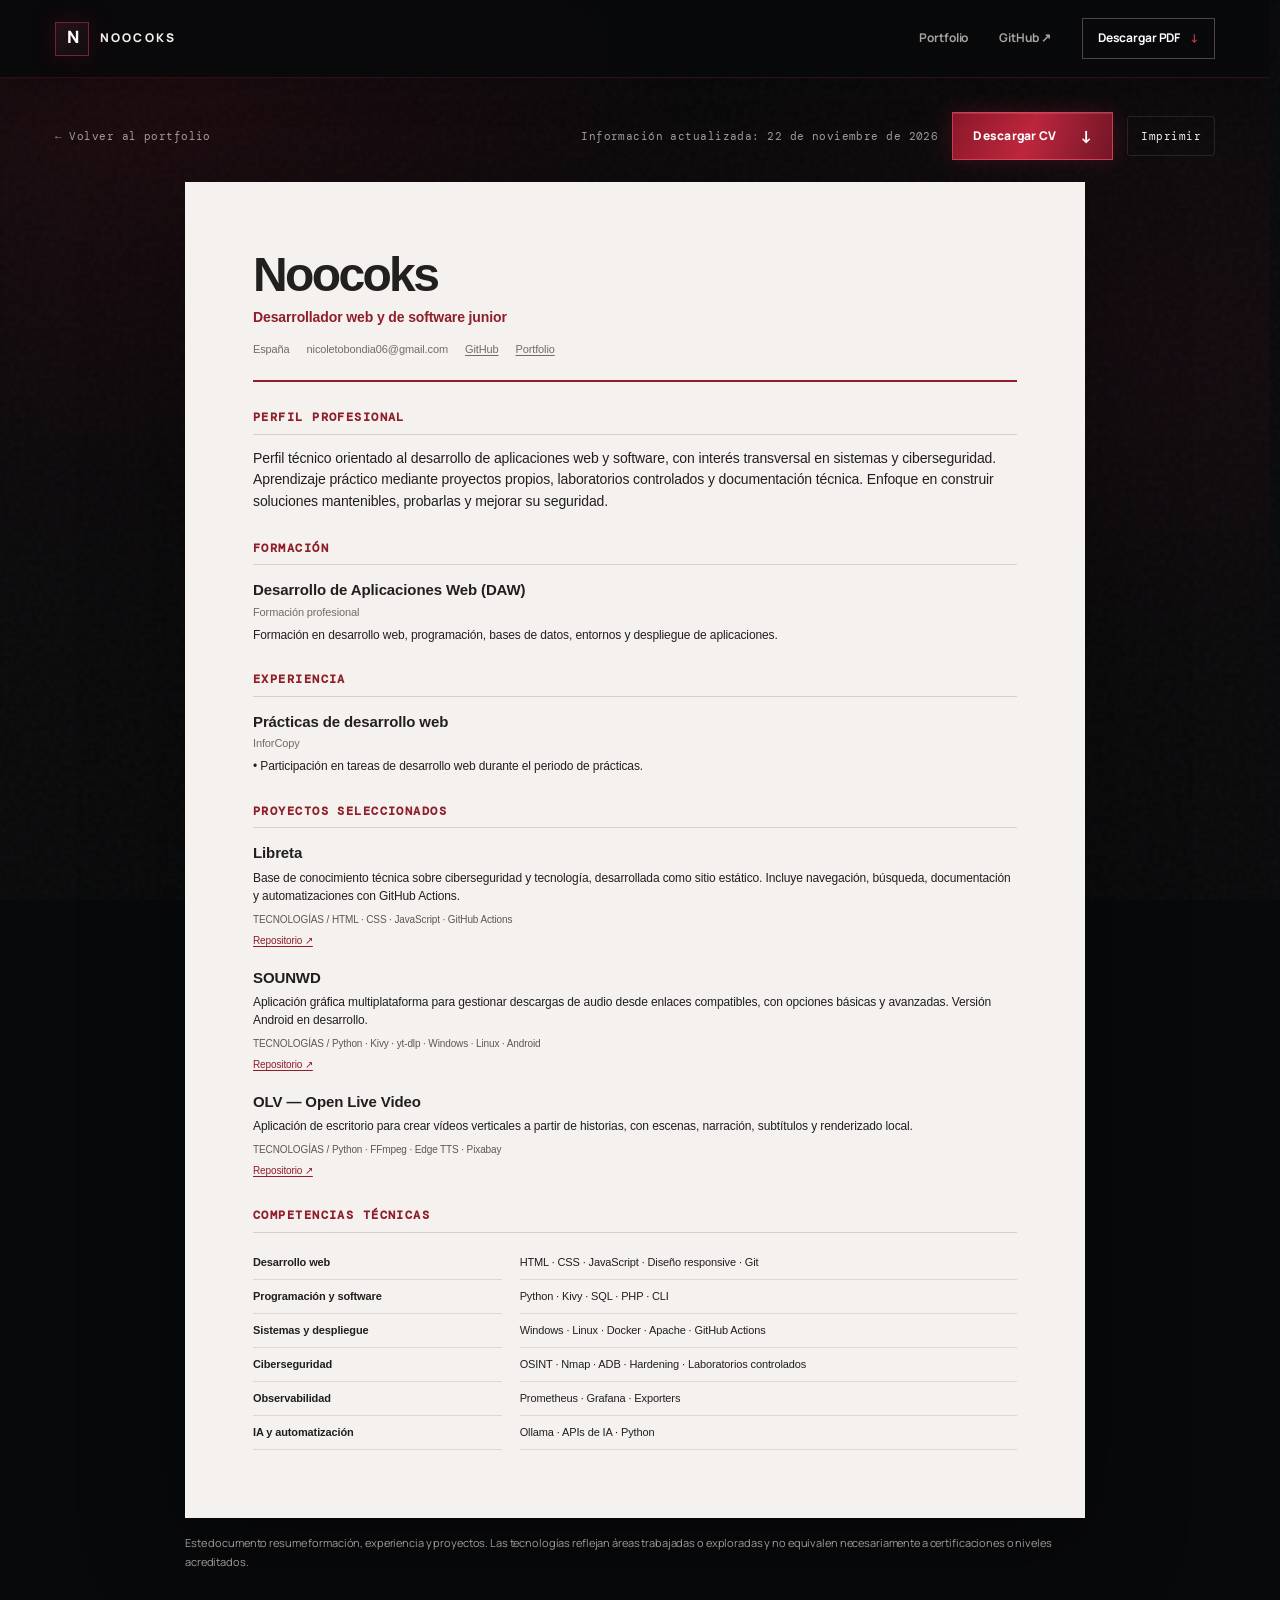
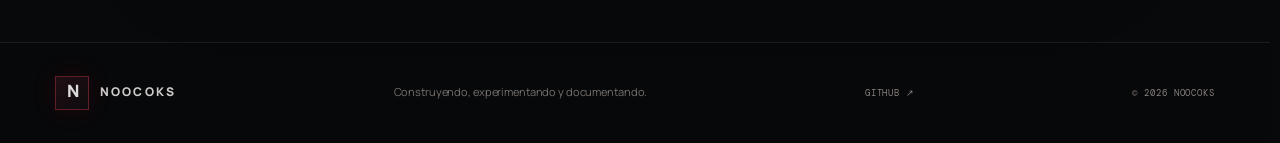
<file: cv.html>
<!doctype html>
<html lang="es">
<head>
  <meta charset="utf-8">
  <meta name="viewport" content="width=device-width, initial-scale=1">
  <meta name="theme-color" content="#090909">
  <meta name="description" content="Currículum profesional de Noocoks: desarrollo web, software, sistemas y ciberseguridad.">
  <title>Currículum — Noocoks</title>
  <link rel="preconnect" href="https://fonts.googleapis.com">
  <link rel="preconnect" href="https://fonts.gstatic.com" crossorigin>
  <link href="https://fonts.googleapis.com/css2?family=DM+Mono:wght@400;500&family=Manrope:wght@400;500;600;700;800&display=swap" rel="stylesheet">
  <link rel="stylesheet" href="assets/css/style.css">
  <link rel="stylesheet" href="assets/css/cv.css">
  <link rel="icon" href="assets/favicon.svg" type="image/svg+xml">
</head>
<body class="cv-page">
  <header class="site-header">
    <div class="container nav-wrap">
      <a class="brand" href="index.html" aria-label="Noocoks, inicio"><span class="brand-mark">N<span>.</span></span><span>NOOCOKS</span></a>
      <nav class="main-nav cv-nav" aria-label="Navegación del currículum">
        <a href="index.html">Portfolio</a>
        <a href="https://github.com/Noocoks" target="_blank" rel="noopener noreferrer">GitHub ↗</a>
        <a class="nav-contact" href="assets/docs/cv-noocoks.pdf" download>Descargar PDF <span>↓</span></a>
      </nav>
    </div>
  </header>
  <main class="container cv-main">
    <div class="cv-toolbar">
      <a class="cv-back" href="index.html">← Volver al portfolio</a>
      <div class="cv-actions">
        <span class="cv-updated" id="cv-updated">Actualizando información…</span>
        <a class="button button-primary" href="assets/docs/cv-noocoks.pdf" download>Descargar CV <span>↓</span></a>
        <button class="cv-print" type="button" onclick="window.print()">Imprimir</button>
      </div>
    </div>
    <article class="cv-document" id="cv-document" aria-live="polite">
      <div class="cv-loading">Cargando currículum…</div>
    </article>
    <p class="cv-disclaimer">Este documento resume formación, experiencia y proyectos. Las tecnologías reflejan áreas trabajadas o exploradas y no equivalen necesariamente a certificaciones o niveles acreditados.</p>
  </main>
  <footer class="site-footer"><div class="container footer-inner"><a class="brand" href="index.html"><span class="brand-mark">N<span>.</span></span><span>NOOCOKS</span></a><p>Construyendo, experimentando y documentando.</p><a href="https://github.com/Noocoks" target="_blank" rel="noopener noreferrer">GITHUB ↗</a><span class="copyright">© <span id="year"></span> NOOCOKS</span></div></footer>
  <script src="assets/js/cv.js" defer></script>
</body>
</html>
</file>
<file: assets/css/style.css>
:root {
  color-scheme:dark;
  --bg:#090909;
  --bg-soft:#101010;
  --panel:#151515;
  --panel-2:#1b1b1b;
  --line:#292929;
  --line-soft:#202020;
  --text:#f2f0ee;
  --muted:#a09b98;
  --dim:#706b68;
  --red:#a71924;
  --red-bright:#d12b38;
  --red-soft:#401318;
  --font:'Manrope', Arial, sans-serif;
  --mono:'DM Mono', monospace;
  --max:1160px
}

* {
  box-sizing:border-box
}

html {
  scroll-behavior:smooth;
  scroll-padding-top:90px
}

body {
  margin:0;
  background:var(--bg);
  color:var(--text);
  font-family:var(--font);
  font-size:15px;
  line-height:1.7;
  -webkit-font-smoothing:antialiased
}

a {
  color:inherit;
  text-decoration:none
}

button {
  font:inherit
}

::selection {
  background:var(--red);
  color:white
}

.container {
  width:min(var(--max), calc(100% - 48px));
  margin-inline:auto
}

.skip-link {
  position:absolute;
  left:16px;
  top:-60px;
  background:var(--red);
  padding:10px 14px;
  z-index:100
}

.skip-link:focus {
  top:12px
}

.site-header {
  height:78px;
  border-bottom:1px solid var(--line-soft);
  background:rgba(9, 9, 9, .88);
  backdrop-filter:blur(16px);
  position:sticky;
  top:0;
  z-index:50
}

.nav-wrap, .main-nav {
  height:100%;
  display:flex;
  align-items:center
}

.nav-wrap {
  justify-content:space-between
}

.brand {
  display:inline-flex;
  align-items:center;
  gap:11px;
  font-size:12px;
  font-weight:800;
  letter-spacing:.18em
}

.brand-mark {
  width:34px;
  height:34px;
  display:grid;
  place-items:center;
  border:1px solid #572027;
  background:#190d0f;
  color:#fff;
  font-size:17px;
  letter-spacing:-.08em
}

.brand-mark span, .libreta-symbol span {
  color:var(--red-bright)
}

.main-nav {
  gap:34px;
  font-size:12px;
  font-weight:700;
  color:#aaa39f
}

.main-nav a {
  transition:color .2s
}

.main-nav a:hover, .main-nav a:focus-visible {
  color:white
}

.main-nav .nav-contact {
  color:white;
  border:1px solid #514044;
  padding:9px 15px
}

.nav-contact span {
  color:var(--red-bright);
  margin-left:8px
}

.menu-toggle {
  display:none
}

.hero {
  min-height:650px;
  padding-top:90px;
  padding-bottom:48px;
  display:grid;
  grid-template-columns:1.05fr .95fr;
  align-items:center;
  column-gap:50px;
  position:relative
}

.hero-copy {
  padding-bottom:38px
}

.eyebrow {
  font:11px var(--mono);
  letter-spacing:.14em;
  color:#c1b8b4;
  display:flex;
  align-items:center;
  gap:10px
}

.status-dot {
  width:7px;
  height:7px;
  background:#b32833;
  border-radius:50%;
  box-shadow:0 0 12px #b3283380
}

.eyebrow-line {
  width:34px;
  height:1px;
  background:var(--red)
}

h1, h2, h3, p {
  margin-top:0
}

h1 {
  font-size:clamp(58px, 7.4vw, 100px);
  letter-spacing:-.085em;
  line-height:.99;
  margin:26px 0 24px;
  font-weight:800
}

h1 .outline {
  -webkit-text-stroke:1px #aaa;
  color:transparent
}

h1 .accent, .accent {
  color:var(--red-bright)
}

.hero-lead {
  max-width:570px;
  color:#aaa39f;
  font-size:16px;
  line-height:1.9
}

.hero-lead strong {
  color:white
}

.hero-actions {
  display:flex;
  align-items:center;
  gap:28px;
  margin-top:30px
}

.button {
  min-height:48px;
  padding:0 20px;
  display:inline-flex;
  align-items:center;
  justify-content:center;
  gap:24px;
  font-size:12px;
  font-weight:800;
  letter-spacing:.02em;
  transition:transform .2s, background .2s, border-color .2s
}

.button:hover {
  transform:translateY(-3px)
}

.button-primary {
  background:var(--red);
  color:white;
  border:1px solid var(--red)
}

.button-primary:hover {
  background:#c02330;
  border-color:#c02330
}

.button span {
  font-size:17px
}

.text-link {
  font-size:12px;
  font-weight:800;
  border-bottom:1px solid #62595a;
  padding-bottom:5px
}

.text-link span {
  color:var(--red-bright)
}

.hero-meta {
  display:flex;
  flex-wrap:wrap;
  gap:19px;
  margin-top:48px;
  color:#827b77;
  font:10px var(--mono);
  text-transform:uppercase;
  letter-spacing:.06em
}

.hero-meta span {
  display:flex;
  align-items:center;
  gap:7px
}

.hero-meta i {
  width:4px;
  height:4px;
  background:var(--red)
}

.hero-visual {
  height:440px;
  max-width:480px;
  width:100%;
  justify-self:end;
  position:relative;
  overflow:hidden;
  border:1px solid #302326;
  background:radial-gradient(ellipse at 50% 48%, #271316 0, #130d0e 36%, #0b0b0b 72%)
}

.visual-grid {
  position:absolute;
  inset:0;
  background-image:linear-gradient(#ffffff09 1px, transparent 1px), linear-gradient(90deg, #ffffff09 1px, transparent 1px);
  background-size:36px 36px;
  mask-image:linear-gradient(transparent, #000 15%, #000 85%, transparent)
}

.visual-ring {
  position:absolute;
  border:1px solid #76252d55;
  border-radius:50%;
  left:50%;
  top:50%;
  transform:translate(-50%, -50%)
}

.ring-one {
  width:300px;
  height:300px
}

.ring-two {
  width:390px;
  height:390px;
  border-style:dashed;
  border-color:#6e292d45
}

.visual-core {
  position:absolute;
  left:50%;
  top:50%;
  transform:translate(-50%, -50%);
  width:190px;
  height:190px;
  border:1px solid #9e303a66;
  background:linear-gradient(145deg, #241315, #0e0c0d);
  display:flex;
  flex-direction:column;
  align-items:center;
  justify-content:center;
  box-shadow:0 0 75px #9d1b2920
}

.visual-core strong {
  font-size:100px;
  line-height:1;
  letter-spacing:-.12em;
  margin-right:12px
}

.visual-core strong span {
  color:var(--red-bright)
}

.core-label, .core-caption, .visual-coordinate {
  font:9px var(--mono);
  letter-spacing:.14em;
  color:#a99b98
}

.core-caption {
  font-size:8px;
  color:#9b4249
}

.visual-coordinate {
  position:absolute
}

.coord-top {
  top:22px;
  left:22px
}

.coord-bottom {
  bottom:22px;
  right:22px
}

.coord-bottom span {
  color:#b32b37
}

.visual-cross {
  position:absolute;
  color:#a62b35;
  font:18px var(--mono)
}

.cross-a {
  top:22%;
  right:20%
}

.cross-b {
  bottom:20%;
  left:18%
}

.visual-side {
  position:absolute;
  right:10px;
  top:50%;
  writing-mode:vertical-rl;
  font:8px var(--mono);
  letter-spacing:.18em;
  color:#76666a
}

.hero-index {
  grid-column:1/-1;
  display:flex;
  justify-content:space-between;
  border-top:1px solid var(--line);
  padding-top:15px;
  color:#726c69;
  font:9px var(--mono);
  letter-spacing:.14em
}

.intro-strip {
  border-block:1px solid var(--line);
  background:#0e0e0e
}

.strip-inner {
  min-height:76px;
  display:flex;
  align-items:center;
  gap:30px
}

.strip-inner>span:first-child {
  font:10px var(--mono);
  letter-spacing:.14em;
  color:#b52a35;
  white-space:nowrap
}

.strip-inner p {
  margin:0;
  color:#c0b9b5;
  font-size:13px
}

.strip-symbol {
  margin-left:auto;
  color:#a52a34;
  font-size:22px
}

.section {
  padding-block:112px
}

.section-heading {
  margin-bottom:48px
}

.section-heading h2, .lab-grid h2, .contact-panel h2 {
  font-size:clamp(38px, 5vw, 62px);
  line-height:1.12;
  letter-spacing:-.065em;
  margin:18px 0 0
}

.muted {
  color:#77716e
}

.about-grid {
  display:grid;
  grid-template-columns:1.1fr .9fr;
  gap:100px
}

.about-main {
  max-width:620px
}

.large-copy {
  font-size:clamp(21px, 2.3vw, 27px);
  line-height:1.55;
  letter-spacing:-.035em;
  color:#eee9e6
}

.about-main>p:not(.large-copy) {
  color:#9e9793;
  font-size:14px;
  line-height:1.95
}

.about-facts {
  border-top:1px solid var(--line)
}

.fact {
  display:grid;
  grid-template-columns:42px 1fr;
  gap:16px;
  padding:19px 0;
  border-bottom:1px solid var(--line)
}

.fact-number {
  font:11px var(--mono);
  color:var(--red-bright);
  padding-top:4px
}

.fact strong {
  font-size:13px
}

.fact p {
  margin:4px 0 0;
  color:#8d8581;
  font-size:12px
}

.section-dark {
  background:#101010;
  border-block:1px solid #1c1c1c
}

.heading-row {
  display:flex;
  justify-content:space-between;
  align-items:end;
  gap:24px
}

.heading-row>.text-link {
  margin-bottom:10px;
  color:#c9c2be
}

.project-list {
  display:grid;
  gap:22px
}

.project-card {
  display:grid;
  grid-template-columns:.95fr 1.05fr;
  min-height:330px;
  border:1px solid #2a2929;
  background:#141414
}

.project-art {
  min-height:300px;
  padding:22px;
  display:flex;
  flex-direction:column;
  justify-content:space-between;
  position:relative;
  overflow:hidden
}

.art-top, .art-bottom {
  display:flex;
  justify-content:space-between;
  gap:10px;
  font:9px var(--mono);
  letter-spacing:.12em;
  color:#b4a9a5;
  position:relative;
  z-index:1
}

.art-libreta {
  background:radial-gradient(circle at 50% 50%, #39151a, #160e10 66%, #100d0e)
}

.libreta-symbol {
  position:absolute;
  inset:0;
  display:grid;
  place-items:center;
  font-size:clamp(100px, 15vw, 175px);
  font-weight:800;
  letter-spacing:-.13em;
  color:#eee7e3;
  text-shadow:0 0 50px #c0203033
}

.art-sounwd {
  background:radial-gradient(circle at 50% 45%, #272727, #101010 72%)
}

.sound-word {
  font-size:clamp(35px, 5vw, 65px);
  font-weight:800;
  letter-spacing:-.08em;
  text-align:center;
  z-index:1
}

.sound-word span {
  color:var(--red-bright)
}

.sound-wave {
  height:90px;
  display:flex;
  align-items:center;
  justify-content:center;
  gap:5px
}

.sound-wave b {
  width:4px;
  height:30%;
  background:var(--red-bright);
  border-radius:4px;
  opacity:.8
}

.sound-wave b:nth-child(3n) {
  height:80%
}

.sound-wave b:nth-child(4n) {
  height:55%
}

.sound-wave b:nth-child(5n) {
  height:100%
}

.art-homelab {
  background:radial-gradient(circle at 50% 50%, #1b211e, #0d100f 72%)
}

.terminal {
  width:88%;
  margin:auto;
  border:1px solid #354039;
  background:#0a0d0b;
  box-shadow:0 15px 40px #0008;
  z-index:1;
  font:10px var(--mono);
  padding-bottom:12px
}

.terminal-head {
  height:30px;
  border-bottom:1px solid #29332d;
  display:flex;
  align-items:center;
  gap:5px;
  padding:0 10px;
  color:#8a948c
}

.terminal-head i {
  width:6px;
  height:6px;
  border-radius:50%;
  background:#555
}

.terminal-head span {
  margin-left:8px
}

.terminal p {
  margin:10px 12px 0;
  color:#c0c8c1
}

.terminal p span, .terminal-ok {
  color:#8dbb91
}

.terminal-cursor {
  color:#c5c5c5!important
}

.project-content {
  padding:32px 38px;
  display:flex;
  flex-direction:column;
  align-items:flex-start;
  justify-content:center
}

.project-kicker {
  width:100%;
  display:flex;
  justify-content:space-between;
  gap:12px;
  font:9px var(--mono);
  letter-spacing:.1em;
  color:#928985
}

.project-state {
  color:#bd5960;
  white-space:nowrap
}

.project-content h3 {
  font-size:34px;
  letter-spacing:-.06em;
  margin:17px 0 9px
}

.project-content>p {
  font-size:13px;
  line-height:1.85;
  color:#a39b97;
  max-width:570px;
  margin-bottom:18px
}

.tag-list {
  display:flex;
  flex-wrap:wrap;
  gap:7px;
  margin-bottom:20px
}

.tag-list span {
  font:9px var(--mono);
  padding:5px 9px;
  border:1px solid #393333;
  color:#bcb3ae
}

.project-link {
  font-size:12px;
  font-weight:800;
  color:#f0e9e5
}

.project-link span {
  color:var(--red-bright);
  margin-left:8px
}

.repo-link {
  font-size:11px;
  color:#928985;
  margin-top:10px;
  text-decoration:underline;
  text-decoration-color:#51494a;
  text-underline-offset:4px
}

.project-note {
  font-size:11px;
  color:#8e8783
}

.section-description {
  max-width:560px;
  color:#9e9793;
  font-size:14px;
  margin:20px 0 0
}

.stack-grid {
  display:grid;
  grid-template-columns:repeat(4, 1fr);
  gap:12px
}

.stack-card {
  min-height:280px;
  padding:22px;
  border:1px solid var(--line);
  background:linear-gradient(145deg, #151515, #101010);
  position:relative
}

.stack-index {
  font:9px var(--mono);
  color:#9c454c
}

.stack-icon {
  font:30px var(--mono);
  color:var(--red-bright);
  margin:30px 0 16px
}

.stack-card h3 {
  font-size:16px;
  margin-bottom:9px
}

.stack-card p {
  font-size:12px;
  color:#958d89;
  min-height:62px
}

.stack-card .tag-list {
  margin:16px 0 0
}

.honesty-note {
  border-left:2px solid var(--red);
  padding:9px 14px;
  margin:22px 0 0;
  color:#827b77;
  font-size:11px
}

.honesty-note span {
  font:9px var(--mono);
  color:#bd5960;
  margin-right:12px
}

.section-lab {
  background:#101010;
  border-block:1px solid #242020
}

.lab-grid {
  display:grid;
  grid-template-columns:1fr 1fr;
  gap:90px;
  align-items:start
}

.lab-copy .large-copy {
  margin-bottom:18px
}

.lab-copy>p:not(.large-copy) {
  font-size:13px;
  color:#9c9490;
  line-height:1.9
}

.lab-points {
  display:grid;
  gap:0;
  margin-top:30px;
  border-top:1px solid #2b2929
}

.lab-points span {
  display:flex;
  gap:22px;
  padding:13px 0;
  border-bottom:1px solid #2b2929;
  font:10px var(--mono);
  color:#bd5960
}

.lab-points b {
  font:600 12px var(--font);
  color:#d7d0cc
}

.contact-panel {
  min-height:330px;
  position:relative;
  overflow:hidden;
  border:1px solid #51242a;
  background:radial-gradient(ellipse at 85% 45%, #301216, #171011 48%, #121111 80%);
  padding:52px 58px;
  display:flex;
  align-items:center;
  justify-content:space-between;
  gap:30px
}

.contact-panel h2 {
  font-size:clamp(38px, 5vw, 58px)
}

.contact-copy {
  max-width:500px;
  color:#a59b97;
  font-size:13px;
  margin:20px 0 0
}

.contact-actions {
  display:flex;
  flex-direction:column;
  align-items:flex-start;
  gap:17px;
  z-index:1
}

.contact-secondary {
  font-size:11px;
  color:#c4b9b4;
  text-decoration:underline;
  text-underline-offset:4px
}

.contact-watermark {
  position:absolute;
  right:23%;
  top:-115px;
  font-size:440px;
  font-weight:800;
  letter-spacing:-.15em;
  color:#ffffff05;
  pointer-events:none
}

.site-footer {
  border-top:1px solid var(--line)
}

.footer-inner {
  min-height:100px;
  display:flex;
  align-items:center;
  justify-content:space-between;
  gap:20px
}

.footer-inner p {
  margin:0;
  color:#77716d;
  font-size:11px
}

.footer-inner>a:not(.brand), .copyright {
  font:9px var(--mono);
  letter-spacing:.1em;
  color:#89817d
}

.footer-inner>a:not(.brand):hover {
  color:white
}

@media(max-width:900px) {
  .hero {
  column-gap:25px;
  min-height:590px
}

.hero-visual {
  height:370px
}

.about-grid {
  gap:45px
}

.stack-grid {
  grid-template-columns:repeat(2, 1fr)
}

.project-content {
  padding:25px
}

.project-card {
  grid-template-columns:.9fr 1.1fr
}

.lab-grid {
  gap:45px
}
}

@media(max-width:680px) {
  .container {
  width:min(var(--max), calc(100% - 36px))
}

.site-header {
  height:66px
}

.menu-toggle {
  display:flex;
  width:42px;
  height:42px;
  flex-direction:column;
  justify-content:center;
  align-items:center;
  gap:6px;
  border:1px solid var(--line);
  background:#111
}

.menu-toggle span {
  width:17px;
  height:1px;
  background:#eee;
  transition:transform .2s
}

.menu-toggle[aria-expanded=true] span:first-child {
  transform:translateY(3.5px) rotate(45deg)
}

.menu-toggle[aria-expanded=true] span:last-child {
  transform:translateY(-3.5px) rotate(-45deg)
}

.main-nav {
  display:none;
  position:absolute;
  top:65px;
  left:0;
  right:0;
  height:auto;
  padding:18px 22px 22px;
  background:#0d0d0d;
  border-bottom:1px solid var(--line);
  flex-direction:column;
  align-items:stretch;
  gap:0
}

.main-nav.open {
  display:flex
}

.main-nav a {
  padding:13px 5px;
  border-bottom:1px solid #222
}

.main-nav .nav-contact {
  border:0;
  padding:13px 5px
}

.hero {
  padding-top:66px;
  grid-template-columns:1fr;
  gap:36px;
  min-height:auto
}

.hero-copy {
  padding:0
}

.hero h1 {
  font-size:clamp(58px, 15vw, 86px)
}

.hero-lead {
  font-size:14px
}

.hero-meta {
  margin-top:32px;
  gap:12px
}

.hero-visual {
  justify-self:center;
  height:330px;
  max-width:100%
}

.visual-core {
  width:155px;
  height:155px
}

.visual-core strong {
  font-size:82px
}

.ring-one {
  width:250px;
  height:250px
}

.ring-two {
  width:310px;
  height:310px
}

.hero-index {
  margin-top:4px
}

.strip-inner {
  min-height:78px;
  gap:14px
}

.strip-inner>span:first-child {
  font-size:8px
}

.strip-inner p {
  font-size:11px;
  line-height:1.5
}

.strip-symbol {
  display:none
}

.section {
  padding-block:76px
}

.section-heading {
  margin-bottom:32px
}

.section-heading h2, .lab-grid h2 {
  font-size:clamp(37px, 10vw, 50px)
}

.about-grid, .lab-grid {
  grid-template-columns:1fr;
  gap:30px
}

.about-main .large-copy {
  font-size:22px
}

.heading-row {
  align-items:flex-start;
  flex-direction:column
}

.heading-row>.text-link {
  margin:0
}

.project-card {
  grid-template-columns:1fr
}

.project-art {
  min-height:245px
}

.project-content {
  padding:25px 22px
}

.project-content h3 {
  font-size:30px
}

.project-kicker {
  font-size:8px
}

.stack-grid {
  grid-template-columns:1fr 1fr;
  gap:9px
}

.stack-card {
  padding:17px;
  min-height:270px
}

.stack-card p {
  font-size:11px
}

.stack-card .tag-list {
  gap:5px
}

.stack-card .tag-list span {
  font-size:8px;
  padding:4px 6px
}

.lab-grid {
  gap:22px
}

.contact-panel {
  padding:34px 25px;
  min-height:370px;
  align-items:flex-start;
  flex-direction:column;
  justify-content:center
}

.contact-watermark {
  font-size:300px;
  right:0;
  top:0
}

.contact-actions {
  gap:13px
}

.footer-inner {
  padding-block:24px;
  flex-wrap:wrap
}

.footer-inner p {
  order:3;
  width:100%
}

.copyright {
  margin-left:auto
}
}

@media(max-width:390px) {
  .container {
  width:calc(100% - 30px)
}

.hero h1 {
  font-size:55px
}

.hero-actions {
  gap:17px
}

.button {
  padding-inline:14px;
  gap:12px
}

.hero-meta {
  font-size:8px
}

.stack-grid {
  grid-template-columns:1fr
}

.stack-card {
  min-height:0
}

.stack-card p {
  min-height:0
}

.stack-card .stack-icon {
  margin:20px 0 12px
}

.strip-inner {
  align-items:flex-start;
  flex-direction:column;
  padding-block:14px;
  gap:5px
}
}

@media(prefers-reduced-motion:reduce) {
  html {
  scroll-behavior:auto
}

*, *::before, *::after {
  transition:none!important;
  animation:none!important
}
}

:focus-visible {
  outline:2px solid var(--red-bright);
  outline-offset:4px
}

/* Portfolio expansion: official project identities and richer content */ .brand-art {
  background-color:#0c0d0e
}

.project-logo {
  position:absolute;
  left:50%;
  top:50%;
  transform:translate(-50%, -50%);
  width:min(68%, 300px);
  height:min(58%, 220px);
  object-fit:contain;
  z-index:1;
  filter:drop-shadow(0 12px 24px #0008)
}

.libreta-logo {
  width:min(62%, 260px);
  height:min(55%, 210px);
  mix-blend-mode:screen
}

.sounwd-logo {
  width:min(68%, 290px);
  height:min(65%, 245px)
}

.olv-logo {
  width:min(78%, 340px);
  height:min(68%, 250px)
}

.art-libreta {
  background:radial-gradient(circle at 50% 50%, #311116, #110d0e 70%)
}

.art-sounwd {
  background:radial-gradient(circle at 50% 50%, #272727, #0b0b0b 72%)
}

.art-olv {
  background:radial-gradient(circle at 50% 50%, #261019, #0d1117 72%)
}

.project-actions {
  display:flex;
  align-items:center;
  gap:22px;
  flex-wrap:wrap;
  margin-top:2px
}

.project-actions .repo-link {
  margin-top:0
}

.projects-footnote {
  font-size:11px;
  color:#77716d;
  margin:22px 0 0
}

.tech-logos {
  margin-top:34px;
  padding:24px;
  border:1px solid var(--line);
  background:#101010
}

.tech-logos .eyebrow {
  margin-bottom:18px
}

.tech-logos img {
  display:block;
  max-width:100%;
  height:auto;
  margin-inline:auto
}

.lab-note {
  margin-top:22px!important;
  padding:15px 17px;
  border-left:2px solid var(--red);
  background:#151313;
  color:#b2a8a4!important;
  font-size:12px!important
}

@media(max-width:680px) {
  .project-logo {
  width:min(76%, 280px);
  height:min(58%, 200px)
}

.tech-logos {
  padding:18px 12px
}

.tech-logos img {
  width:100%
}

.project-actions {
  gap:14px
}
}

.support-repos {
  margin-top:34px;
  padding:20px 22px;
  border:1px solid var(--line);
  background:#111
}

.support-repos>div {
  display:flex;
  flex-wrap:wrap;
  gap:12px 26px;
  margin-top:12px
}

.support-repos a {
  font-size:11px;
  color:#c8bfbb;
  text-decoration:underline;
  text-decoration-color:#55494a;
  text-underline-offset:4px
}

.support-repos a:hover {
  color:#fff
}

/* Spacing refinement — expanded portfolio sections */ .section-heading {
  margin-bottom:58px
}

.section-description {
  max-width:650px;
  line-height:1.85;
  margin-top:18px
}

.about-grid {
  gap:clamp(52px, 8vw, 112px)
}

.about-main {
  display:flex;
  flex-direction:column;
  gap:18px
}

.about-main>p {
  margin:0
}

.about-facts {
  padding-top:5px
}

.fact {
  padding:23px 0;
  gap:20px
}

.project-list {
  display:grid;
  gap:28px
}

.project-card {
  border-radius:2px
}

.project-art {
  min-height:340px
}

.project-content {
  padding:clamp(30px, 3.5vw, 48px);
  gap:0
}

.project-content h3 {
  margin:20px 0 13px
}

.project-content>p {
  margin:0 0 17px;
  line-height:1.95
}

.project-content .tag-list {
  margin:5px 0 25px;
  gap:8px
}

.project-actions {
  gap:24px;
  padding-top:2px
}

.projects-footnote {
  line-height:1.8;
  margin-top:28px;
  max-width:850px
}

.support-repos {
  margin-top:42px;
  padding:24px 26px
}

.support-repos>div {
  gap:16px 32px;
  margin-top:16px
}

.stack-grid {
  gap:16px
}

.stack-card {
  padding:25px;
  min-height:300px
}

.stack-icon {
  margin:34px 0 20px
}

.stack-card h3 {
  margin-bottom:12px
}

.stack-card p {
  line-height:1.8;
  min-height:70px
}

.stack-card .tag-list {
  gap:7px 8px;
  margin-top:19px
}

.tech-logos {
  margin-top:44px;
  padding:28px 30px
}

.tech-logos .eyebrow {
  margin-bottom:24px
}

.lab-grid {
  gap:clamp(48px, 8vw, 100px)
}

.lab-copy {
  display:flex;
  flex-direction:column;
  gap:17px
}

.lab-copy>p {
  margin:0
}

.lab-points {
  margin-top:16px
}

.lab-points span {
  padding:17px 0;
  gap:26px;
  line-height:1.5
}

.lab-note {
  margin-top:4px!important;
  line-height:1.85!important;
  padding:18px 20px
}

.contact-panel {
  gap:clamp(30px, 5vw, 70px)
}

@media(max-width:900px) {
  .project-card {
  grid-template-columns:.85fr 1.15fr
}

.project-art {
  min-height:310px
}

.project-content {
  padding:28px
}

.stack-grid {
  grid-template-columns:repeat(2, minmax(0, 1fr));
  gap:14px
}

.stack-card {
  min-height:285px
}
}

@media(max-width:680px) {
  .section-heading {
  margin-bottom:38px
}

.about-grid {
  gap:36px
}

.about-main {
  gap:15px
}

.fact {
  padding:17px 0;
  gap:12px
}

.project-list {
  gap:20px
}

.project-card {
  grid-template-columns:1fr
}

.project-art {
  min-height:260px
}

.project-content {
  padding:27px 23px;
  gap:0
}

.project-content h3 {
  margin:17px 0 11px
}

.project-content>p {
  margin-bottom:15px;
  line-height:1.85
}

.project-content .tag-list {
  margin:5px 0 21px
}

.project-actions {
  gap:16px
}

.projects-footnote {
  margin-top:21px
}

.support-repos {
  margin-top:30px;
  padding:19px
}

.support-repos>div {
  flex-direction:column;
  gap:13px
}

.stack-grid {
  gap:11px
}

.stack-card {
  padding:19px;
  min-height:290px
}

.stack-icon {
  margin:25px 0 15px
}

.stack-card p {
  min-height:0;
  margin-bottom:12px
}

.stack-card .tag-list {
  margin-top:15px
}

.tech-logos {
  margin-top:30px;
  padding:19px 14px
}

.tech-logos .eyebrow {
  margin-bottom:17px
}

.lab-grid {
  gap:30px
}

.lab-copy {
  gap:14px
}

.lab-points {
  margin-top:8px
}

.lab-points span {
  padding:14px 0;
  gap:16px
}

.lab-note {
  margin-top:2px!important;
  padding:15px
}
}

@media(max-width:390px) {
  .stack-grid {
  grid-template-columns:1fr;
  gap:12px
}

.stack-card {
  min-height:0;
  padding:20px
}

.stack-icon {
  margin:20px 0 12px
}

.stack-card p {
  margin-bottom:10px
}
}

/* Motion system — smooth, restrained and accessible */ :root {
  --motion-fast:180ms;
  --motion-base:320ms;
  --motion-slow:700ms;
  --motion-ease:cubic-bezier(.22, 1, .36, 1);
  --motion-soft:cubic-bezier(.2, .7, .2, 1)
}

html {
  scroll-behavior:smooth;
  scroll-padding-top:100px
}

a, button, .project-card, .stack-card, .project-logo, .visual-core, .visual-ring, .hero-visual, .contact-panel, .brand-mark {
  transition-timing-function:var(--motion-ease)
}

a, button {
  transition-duration:var(--motion-base)
}

.main-nav a, .text-link, .repo-link, .project-link, .contact-secondary {
  transition:color var(--motion-base), border-color var(--motion-base), opacity var(--motion-base), transform var(--motion-base)
}

.button {
  transition:transform var(--motion-base), background var(--motion-base), border-color var(--motion-base), box-shadow var(--motion-base)
}

.button:hover {
  transform:translateY(-3px)
}

.button-primary:hover {
  box-shadow:0 9px 28px #a7192438
}

.brand-mark {
  transition:background var(--motion-base), border-color var(--motion-base), transform var(--motion-base)
}

.brand:hover .brand-mark {
  transform:rotate(-6deg);
  background:#281014;
  border-color:#91313b
}

.project-card, .stack-card {
  transition:transform 420ms var(--motion-ease), border-color 420ms var(--motion-ease), background 420ms var(--motion-ease), box-shadow 420ms var(--motion-ease)
}

.project-card:hover {
  transform:translateY(-5px);
  border-color:#633039;
  box-shadow:0 18px 50px #0005
}

.stack-card:hover {
  transform:translateY(-5px);
  border-color:#653039;
  background:linear-gradient(145deg, #1a1516, #111)
}

.project-logo {
  transition:transform 650ms var(--motion-ease), filter 650ms var(--motion-ease)
}

.project-card:hover .project-logo {
  transform:translate(-50%, -50%) scale(1.045);
  filter:drop-shadow(0 16px 30px #000a)
}

.hero-visual {
  transition:border-color 500ms var(--motion-ease), box-shadow 500ms var(--motion-ease)
}

.hero-visual:hover {
  border-color:#71313a;
  box-shadow:0 20px 65px #9d1b2918
}

.visual-ring.ring-one {
  animation:ring-breathe 12s ease-in-out infinite
}

.visual-ring.ring-two {
  animation:ring-rotate 48s linear infinite
}

.visual-core {
  animation:core-breathe 7s ease-in-out infinite
}

.status-dot {
  animation:status-pulse 3s ease-in-out infinite
}

.contact-panel {
  transition:border-color 500ms var(--motion-ease), box-shadow 500ms var(--motion-ease)
}

.contact-panel:hover {
  border-color:#78323a;
  box-shadow:0 18px 55px #8e172018
}

@keyframes ring-breathe {
  0%, 100% {
  transform:translate(-50%, -50%) scale(1);
  opacity:.7
}

50% {
  transform:translate(-50%, -50%) scale(1.045);
  opacity:1
}
}

@keyframes ring-rotate {
  from {
  transform:translate(-50%, -50%) rotate(0)
}

to {
  transform:translate(-50%, -50%) rotate(360deg)
}
}

@keyframes core-breathe {
  0%, 100% {
  box-shadow:0 0 55px #9d1b2918
}

50% {
  box-shadow:0 0 85px #9d1b2930
}
}

@keyframes status-pulse {
  0%, 100% {
  box-shadow:0 0 0 0 #b3283300
}

50% {
  box-shadow:0 0 0 5px #b3283318
}
}

/* Elements are revealed as they enter the viewport; JS adds .motion-ready */ .motion-ready .reveal {
  opacity:0;
  transform:translate3d(0, 26px, 0);
  transition:opacity 760ms var(--motion-ease), transform 760ms var(--motion-ease);
  transition-delay:var(--reveal-delay, 0ms);
  will-change:opacity, transform
}

.motion-ready .reveal.is-visible {
  opacity:1;
  transform:translate3d(0, 0, 0);
  will-change:auto
}

.motion-ready .reveal.reveal-left {
  transform:translate3d(-24px, 0, 0)
}

.motion-ready .reveal.reveal-left.is-visible {
  transform:translate3d(0, 0, 0)
}

.motion-ready .reveal.reveal-right {
  transform:translate3d(24px, 0, 0)
}

.motion-ready .reveal.reveal-right.is-visible {
  transform:translate3d(0, 0, 0)
}

@media(max-width:680px) {
  .project-card:hover, .stack-card:hover {
  transform:translateY(-2px)
}

.motion-ready .reveal.reveal-left, .motion-ready .reveal.reveal-right {
  transform:translate3d(0, 20px, 0)
}

.motion-ready .reveal.reveal-left.is-visible, .motion-ready .reveal.reveal-right.is-visible {
  transform:translate3d(0, 0, 0)
}
}

@media(prefers-reduced-motion:reduce) {
  html {
  scroll-behavior:auto
}

*, *::before, *::after {
  animation-duration:.01ms!important;
  animation-iteration-count:1!important;
  transition-duration:.01ms!important;
  scroll-behavior:auto!important
}

.motion-ready .reveal, .motion-ready .reveal.reveal-left, .motion-ready .reveal.reveal-right {
  opacity:1;
  transform:none;
  transition:none
}
}

/* Immersive animated background: continuously moving light fields + scroll crossfades */ body {
  background:#08090b;
  isolation:isolate
}

.scroll-atmosphere {
  position:fixed;
  inset:0;
  z-index:0;
  pointer-events:none;
  overflow:hidden;
  background:linear-gradient(145deg, #08090b 0%, #0b090c 48%, #08090b 100%);
  contain:paint
}

.scroll-atmosphere::before {
  content:"";
  position:absolute;
  inset:0;
  background:radial-gradient(ellipse at 50% 50%, transparent 25%, #050608a8 100%);
  z-index:3
}

.scroll-atmosphere .atmosphere-layer {
  position:absolute;
  inset:-8%;
  opacity:0;
  will-change:opacity;
  transition:opacity 80ms linear;
  overflow:hidden
}

.scroll-atmosphere .atmosphere-layer::before, .scroll-atmosphere .atmosphere-layer::after {
  content:"";
  position:absolute;
  inset:-18%;
  border-radius:50%;
  filter:blur(58px);
  will-change:transform
}

.scroll-atmosphere .atmosphere-layer::before {
  background:radial-gradient(ellipse at 28% 34%, var(--glow-a) 0%, transparent 43%), radial-gradient(ellipse at 72% 70%, var(--glow-b) 0%, transparent 42%);
  animation:ambient-drift-a 25s ease-in-out infinite alternate
}

.scroll-atmosphere .atmosphere-layer::after {
  background:radial-gradient(ellipse at 75% 25%, var(--glow-c) 0%, transparent 38%), radial-gradient(ellipse at 24% 82%, var(--glow-d) 0%, transparent 40%);
  animation:ambient-drift-b 34s ease-in-out infinite alternate
}

.scroll-atmosphere .scene-hero {
  --glow-a:#8e182b80;
  --glow-b:#38233f70;
  --glow-c:#7b142c55;
  --glow-d:#151b2d55
}

.scroll-atmosphere .scene-profile {
  --glow-a:#79203370;
  --glow-b:#33233c65;
  --glow-c:#a12c3d45;
  --glow-d:#171a2a50
}

.scroll-atmosphere .scene-projects {
  --glow-a:#b01c3275;
  --glow-b:#51203370;
  --glow-c:#75182d65;
  --glow-d:#17131f65
}

.scroll-atmosphere .scene-stack {
  --glow-a:#293c5870;
  --glow-b:#5a233a65;
  --glow-c:#263f5470;
  --glow-d:#6d1b2d50
}

.scroll-atmosphere .scene-lab {
  --glow-a:#1e625a65;
  --glow-b:#52243d70;
  --glow-c:#173d4b70;
  --glow-d:#8a1b3150
}

.scroll-atmosphere .scene-contact {
  --glow-a:#a51b3278;
  --glow-b:#4a234d70;
  --glow-c:#77182d65;
  --glow-d:#24203a65
}

.scroll-atmosphere .atmosphere-grain {
  position:absolute;
  inset:0;
  z-index:4;
  opacity:.1;
  background-image:url("data:image/svg+xml,%3Csvg viewBox='0 0 180 180' xmlns='http://www.w3.org/2000/svg'%3E%3Cfilter id='n'%3E%3CfeTurbulence type='fractalNoise' baseFrequency='.82' numOctaves='3' stitchTiles='stitch'/%3E%3C/filter%3E%3Crect width='100%25' height='100%25' filter='url(%23n)' opacity='.2'/%3E%3C/svg%3E");
  mix-blend-mode:soft-light
}

main {
  position:relative;
  z-index:1
}

.site-header, .site-footer {
  z-index:2
}

@keyframes ambient-drift-a {
  0% {
  transform:translate3d(-5%, -3%, 0) rotate(-8deg) scale(1)
}

50% {
  transform:translate3d(4%, 5%, 0) rotate(8deg) scale(1.14)
}

100% {
  transform:translate3d(-2%, 7%, 0) rotate(-3deg) scale(1.06)
}
}

@keyframes ambient-drift-b {
  0% {
  transform:translate3d(5%, 4%, 0) rotate(9deg) scale(1.1)
}

50% {
  transform:translate3d(-6%, -4%, 0) rotate(-7deg) scale(.96)
}

100% {
  transform:translate3d(3%, -6%, 0) rotate(5deg) scale(1.16)
}
}

.scroll-progress {
  position:fixed;
  z-index:1001;
  top:0;
  left:0;
  height:2px;
  width:100%;
  pointer-events:none;
  background:#ffffff0a
}

.scroll-progress span {
  display:block;
  height:100%;
  width:100%;
  transform:scaleX(0);
  transform-origin:left center;
  background:linear-gradient(90deg, #7d1d28, #d24a52, #d78b8f);
  box-shadow:0 0 14px #c52b4388
}

@media(max-width:680px) {
  .scroll-atmosphere .atmosphere-layer::before, .scroll-atmosphere .atmosphere-layer::after {
  filter:blur(42px)
}
}

@media(prefers-reduced-motion:reduce) {
  .scroll-atmosphere .atmosphere-layer::before, .scroll-atmosphere .atmosphere-layer::after {
  animation:none
}

.scroll-atmosphere .atmosphere-layer {
  transition:none
}

.scroll-progress {
  display:none
}
}

/* Make the animated atmosphere genuinely visible behind the whole page */ .intro-strip {
  background:rgba(14, 14, 14, .48);
  backdrop-filter:blur(2px)
}

.section-dark {
  background:rgba(16, 16, 16, .46);
  backdrop-filter:blur(1.5px)
}

.project-card, .stack-card, .tech-logos, .contact-panel {
  background-color:rgba(18, 18, 18, .78)
}

/* A continuous slow-moving aurora sits beneath the scroll-controlled color scenes */ .scroll-atmosphere::after {
  content:"";
  position:absolute;
  z-index:1;
  inset:-28%;
  pointer-events:none;
  background:radial-gradient(ellipse at 18% 48%, #9f1e3440 0%, transparent 34%), radial-gradient(ellipse at 78% 28%, #65304b38 0%, transparent 32%), radial-gradient(ellipse at 65% 82%, #263c4930 0%, transparent 36%);
  filter:blur(42px);
  transform:translate3d(0, 0, 0);
  animation:aurora-current 38s cubic-bezier(.45, 0, .55, 1) infinite alternate;
  will-change:transform, background-position
}

@keyframes aurora-current {
  0% {
  transform:translate3d(-3.5%, -2%, 0) scale(1) rotate(-2deg)
}

25% {
  transform:translate3d(2%, 3%, 0) scale(1.08) rotate(1deg)
}

55% {
  transform:translate3d(4%, -2.5%, 0) scale(1.03) rotate(3deg)
}

80% {
  transform:translate3d(-2%, 4%, 0) scale(1.1) rotate(-1deg)
}

100% {
  transform:translate3d(3%, -3%, 0) scale(1.04) rotate(2deg)
}
}

@media(max-width:680px) {
  .scroll-atmosphere::after {
  filter:blur(30px);
  animation-duration:48s
}
}

@media(prefers-reduced-motion:reduce) {
  .scroll-atmosphere::after {
  animation:none
}
}

/* Premium motion pass: luminous borders, living surfaces and an upgraded hero visual */ :root {
  --glow-red:#d83b50;
  --glow-soft:#8f2638;
  --motion-premium:cubic-bezier(.16, 1, .3, 1)
}

/* Animated edge light shared by cards and panels */ .project-card, .stack-card, .tech-logos, .contact-panel, .support-repos {
  isolation:isolate;
  position:relative
}

.project-card::before, .stack-card::before, .tech-logos::before, .contact-panel::before, .support-repos::before {
  content:"";
  position:absolute;
  inset:-1px;
  padding:1px;
  pointer-events:none;
  z-index:2;
  opacity:.22;
  background:conic-gradient(from var(--edge-angle, 0deg), transparent 0 24%, #a52b3d 34%, #f06a76 39%, transparent 49% 74%, #733044 84%, transparent 94%);
  -webkit-mask:linear-gradient(#000 0 0) content-box, linear-gradient(#000 0 0);
  -webkit-mask-composite:xor;
  mask-composite:exclude;
  animation:edge-orbit 13s linear infinite;
  transition:opacity .6s var(--motion-premium)
}

.project-card:hover::before, .stack-card:hover::before, .tech-logos:hover::before, .contact-panel:hover::before, .support-repos:hover::before {
  opacity:.8;
  animation-duration:6s
}

@property --edge-angle {
  syntax:"<angle>";
  initial-value:0deg;
  inherits:false
}

@keyframes edge-orbit {
  to {
  --edge-angle:360deg
}
}

.project-card, .stack-card, .tech-logos, .contact-panel {
  transition:transform .65s var(--motion-premium), border-color .65s var(--motion-premium), box-shadow .65s var(--motion-premium), background-color .65s var(--motion-premium)
}

.project-card:hover {
  transform:translateY(-7px);
  box-shadow:0 24px 70px #0008, 0 0 28px #a51f3218
}

.stack-card:hover {
  transform:translateY(-7px) scale(1.012);
  box-shadow:0 18px 45px #0007, 0 0 25px #a51f3220
}

.button {
  position:relative;
  overflow:hidden;
  isolation:isolate;
  transition:transform .5s var(--motion-premium), box-shadow .5s var(--motion-premium), background .5s, border-color .5s
}

.button::after {
  content:"";
  position:absolute;
  inset:-60% auto -60% -45%;
  width:34%;
  transform:translateX(-180%) skewX(-22deg);
  background:linear-gradient(90deg, transparent, #ffffff35, transparent);
  transition:transform .9s var(--motion-premium);
  z-index:-1
}

.button:hover::after {
  transform:translateX(520%) skewX(-22deg)
}

.brand-mark {
  position:relative;
  overflow:hidden
}

.brand-mark::after {
  content:"";
  position:absolute;
  inset:-80%;
  background:linear-gradient(110deg, transparent 42%, #ffffff35 50%, transparent 58%);
  transform:translateX(-70%) rotate(12deg);
  transition:transform .9s var(--motion-premium)
}

.brand:hover .brand-mark::after {
  transform:translateX(70%) rotate(12deg)
}

.main-nav a:not(.nav-contact) {
  position:relative
}

.main-nav a:not(.nav-contact)::after {
  content:"";
  position:absolute;
  left:0;
  right:100%;
  bottom:-7px;
  height:1px;
  background:linear-gradient(90deg, #8c202e, #e15a68);
  transition:right .55s var(--motion-premium)
}

.main-nav a:not(.nav-contact):hover::after {
  right:0
}

/* Hero visual becomes a layered instrument panel with animated light, orbit paths and HUD */ .hero-visual {
  isolation:isolate;
  overflow:hidden;
  border:0;
  background:radial-gradient(ellipse at 50% 48%, #271116 0, #120d11 43%, #08090d 100%);
  box-shadow:0 28px 90px #0009, 0 0 65px #9d1b2920;
  transform:perspective(1100px) rotateY(var(--pointer-rotate-y, 0deg)) rotateX(var(--pointer-rotate-x, 0deg));
  transition:transform .8s var(--motion-premium), box-shadow .8s var(--motion-premium)
}

.hero-visual::before {
  content:"";
  position:absolute;
  inset:0;
  padding:1px;
  z-index:10;
  pointer-events:none;
  background:conic-gradient(from var(--hero-edge, 0deg), #5c202b, #e34b5b, #542438, #a84b5d, #5c202b);
  -webkit-mask:linear-gradient(#000 0 0) content-box, linear-gradient(#000 0 0);
  -webkit-mask-composite:xor;
  mask-composite:exclude;
  animation:hero-border-spin 12s linear infinite
}

.hero-visual::after {
  content:"";
  position:absolute;
  inset:-45%;
  z-index:0;
  pointer-events:none;
  background:radial-gradient(ellipse at 50% 48%, #b12a3a35, transparent 48%), radial-gradient(ellipse at 20% 70%, #4a254c30, transparent 40%);
  filter:blur(24px);
  animation:hero-aura 12s ease-in-out infinite alternate
}

@property --hero-edge {
  syntax:"<angle>";
  initial-value:0deg;
  inherits:false
}

@keyframes hero-border-spin {
  to {
  --hero-edge:360deg
}
}

@keyframes hero-aura {
  0% {
  transform:translate(-5%, -3%) scale(.92) rotate(-5deg)
}

100% {
  transform:translate(6%, 5%) scale(1.12) rotate(7deg)
}
}

.visual-grid {
  z-index:1;
  opacity:.7;
  animation:grid-breathe 8s ease-in-out infinite alternate
}

@keyframes grid-breathe {
  from {
  opacity:.28;
  transform:scale(1)
}

to {
  opacity:.68;
  transform:scale(1.035)
}
}

.visual-aurora {
  position:absolute;
  inset:-30%;
  z-index:1;
  pointer-events:none;
  background:conic-gradient(from 20deg at 50% 50%, transparent 0 18%, #a21e3440 25%, #4a2c5a35 36%, transparent 48%, #c23b4c32 61%, transparent 76%);
  filter:blur(34px);
  animation:visual-aurora 22s ease-in-out infinite alternate
}

@keyframes visual-aurora {
  0% {
  transform:translate(-8%, -5%) rotate(0) scale(.92)
}

50% {
  transform:translate(5%, 4%) rotate(110deg) scale(1.12)
}

100% {
  transform:translate(-2%, 7%) rotate(220deg) scale(1.02)
}
}

.ring-one {
  z-index:2;
  border-color:#a52c405c;
  box-shadow:inset 0 0 35px #a12a3512, 0 0 30px #a12a3512;
  animation:ring-one-flow 16s ease-in-out infinite
}

.ring-two {
  z-index:2;
  animation:ring-two-flow 42s linear infinite
}

.ring-three {
  position:absolute;
  left:50%;
  top:50%;
  width:250px;
  height:250px;
  border:1px solid #df58652b;
  border-radius:50%;
  transform:translate(-50%, -50%);
  z-index:2;
  box-shadow:0 0 28px #d53d4b15;
  animation:ring-three-pulse 6s ease-in-out infinite
}

@keyframes ring-one-flow {
  0%, 100% {
  transform:translate(-50%, -50%) scale(.96);
  opacity:.55
}

50% {
  transform:translate(-50%, -50%) scale(1.07);
  opacity:1
}
}

@keyframes ring-two-flow {
  to {
  transform:translate(-50%, -50%) rotate(360deg)
}
}

@keyframes ring-three-pulse {
  0%, 100% {
  transform:translate(-50%, -50%) scale(.94);
  opacity:.3
}

50% {
  transform:translate(-50%, -50%) scale(1.08);
  opacity:.85
}
}

.visual-core {
  z-index:4;
  border-radius:50%;
  width:196px;
  height:196px;
  border-color:#e45a6866;
  background:radial-gradient(circle at 35% 25%, #49202a, #170f14 66%, #0c0b10);
  box-shadow:0 0 0 9px #b52b3910, 0 0 0 22px #b52b3908, 0 0 85px #c52e4538;
  animation:core-float 7s ease-in-out infinite
}

.visual-core::before {
  content:"";
  position:absolute;
  inset:8px;
  border:1px solid #d6536130;
  border-radius:50%;
  animation:core-inner 18s linear infinite
}

.visual-core strong {
  font-size:108px;
  text-shadow:0 0 34px #f0445945;
  animation:letter-glow 5s ease-in-out infinite alternate
}

@keyframes core-float {
  0%, 100% {
  transform:translate(-50%, -50%) translateY(0)
}

50% {
  transform:translate(-50%, -50%) translateY(-9px)
}
}

@keyframes core-inner {
  to {
  transform:rotate(360deg)
}
}

@keyframes letter-glow {
  from {
  text-shadow:0 0 15px #f0445925
}

to {
  text-shadow:0 0 42px #f044596e
}
}

.visual-orbit {
  position:absolute;
  left:50%;
  top:50%;
  z-index:3;
  width:350px;
  height:130px;
  border:1px solid #d34a5a38;
  border-radius:50%;
  transform:translate(-50%, -50%) rotate(-32deg);
  pointer-events:none
}

.visual-orbit.orbit-b {
  width:390px;
  height:160px;
  border-color:#8d4b7040;
  transform:translate(-50%, -50%) rotate(48deg)
}

.visual-orbit i {
  position:absolute;
  top:50%;
  left:0;
  width:7px;
  height:7px;
  border-radius:50%;
  background:#ff9ba4;
  box-shadow:0 0 9px 3px #ed536a99;
  transform:translate(-50%, -50%)
}

.orbit-a {
  animation:orbit-turn-a 13s linear infinite
}

.orbit-b {
  animation:orbit-turn-b 19s linear infinite
}

@keyframes orbit-turn-a {
  to {
  transform:translate(-50%, -50%) rotate(328deg)
}
}

@keyframes orbit-turn-b {
  to {
  transform:translate(-50%, -50%) rotate(408deg)
}
}

.visual-particle {
  position:absolute;
  z-index:5;
  width:3px;
  height:3px;
  border-radius:50%;
  background:#ff9aa4;
  box-shadow:0 0 12px 3px #d43b5180;
  animation:particle-drift 7s ease-in-out infinite
}

.particle-a {
  left:23%;
  top:31%
}

.particle-b {
  left:76%;
  top:36%;
  animation-delay:-2s
}

.particle-c {
  left:31%;
  top:72%;
  animation-delay:-4s
}

.particle-d {
  left:81%;
  top:69%;
  animation-delay:-1s
}

@keyframes particle-drift {
  0%, 100% {
  transform:translate3d(0, 0, 0) scale(.7);
  opacity:.35
}

50% {
  transform:translate3d(10px, -18px, 0) scale(1.5);
  opacity:1
}
}

.visual-scanline {
  position:absolute;
  inset:0;
  z-index:6;
  pointer-events:none;
  background:linear-gradient(transparent 48%, #f06a7610 50%, transparent 52%);
  background-size:100% 9px;
  opacity:.32;
  animation:scanline-slide 14s linear infinite
}

@keyframes scanline-slide {
  to {
  background-position:0 100%
}
}

.visual-hud {
  position:absolute;
  z-index:7;
  display:flex;
  align-items:center;
  gap:8px;
  padding:8px 10px;
  border:1px solid #8c38424a;
  background:#0b090dbb;
  backdrop-filter:blur(8px);
  font:8px var(--mono);
  letter-spacing:.12em;
  color:#bdaeb0;
  box-shadow:0 8px 25px #0005;
  animation:hud-hover 6s ease-in-out infinite
}

.visual-hud b {
  color:#f0a0a7;
  font-weight:600
}

.visual-hud b span {
  color:#826b70
}

.hud-top {
  top:68px;
  right:36px
}

.hud-bottom {
  left:30px;
  bottom:62px;
  animation-delay:-3s
}

.hud-led {
  width:6px;
  height:6px;
  border-radius:50%;
  background:#dc5361;
  box-shadow:0 0 10px #e64d60;
  animation:status-pulse 2s ease-in-out infinite
}

@keyframes hud-hover {
  0%, 100% {
  transform:translateY(0)
}

50% {
  transform:translateY(-5px)
}
}

.visual-coordinate, .visual-side, .visual-cross {
  z-index:8
}

.visual-coordinate {
  color:#c1aeb2
}

.visual-side {
  color:#a17b82
}

.visual-cross {
  animation:cross-flicker 4s ease-in-out infinite
}

@keyframes cross-flicker {
  0%, 100% {
  opacity:.35;
  transform:scale(.8)
}

50% {
  opacity:1;
  transform:scale(1.2)
}
}

/* Ambient motion for the rest of the interface */ .eyebrow-line {
  transform-origin:left;
  animation:line-breathe 4s ease-in-out infinite alternate
}

@keyframes line-breathe {
  from {
  transform:scaleX(.65);
  opacity:.5
}

to {
  transform:scaleX(1.15);
  opacity:1
}
}

.section-heading .eyebrow {
  transition:letter-spacing .7s var(--motion-premium)
}

.section-heading:hover .eyebrow {
  letter-spacing:.22em
}

.intro-strip {
  position:relative;
  overflow:hidden
}

.intro-strip::after {
  content:"";
  position:absolute;
  inset:0;
  pointer-events:none;
  background:linear-gradient(105deg, transparent 15%, #ffffff08 48%, transparent 80%);
  transform:translateX(-100%);
  animation:strip-sheen 12s ease-in-out infinite
}

@keyframes strip-sheen {
  0%, 65% {
  transform:translateX(-100%)
}

100% {
  transform:translateX(100%)
}
}

@media(max-width:900px) {
  .visual-core {
  width:178px;
  height:178px
}

.visual-core strong {
  font-size:96px
}

.visual-orbit {
  width:310px
}

.visual-orbit.orbit-b {
  width:340px
}
}

@media(max-width:680px) {
  .hero-visual {
  transform:none;
  box-shadow:0 18px 55px #0008, 0 0 38px #9d1b2918
}

.visual-core {
  width:155px;
  height:155px
}

.visual-core strong {
  font-size:84px
}

.ring-one {
  width:235px;
  height:235px
}

.ring-two {
  width:300px;
  height:300px
}

.ring-three {
  width:205px;
  height:205px
}

.visual-orbit {
  width:270px;
  height:100px
}

.visual-orbit.orbit-b {
  width:290px;
  height:120px
}

.hud-top {
  top:52px;
  right:14px
}

.hud-bottom {
  left:14px;
  bottom:48px
}

.visual-coordinate {
  font-size:7px
}

.coord-top {
  left:13px;
  top:16px
}

.coord-bottom {
  right:13px;
  bottom:16px
}
}

@media(prefers-reduced-motion:reduce) {
  .project-card::before, .stack-card::before, .tech-logos::before, .contact-panel::before, .support-repos::before {
  animation:none;
  opacity:.18
}

.hero-visual, .hero-visual::before, .hero-visual::after, .visual-grid, .visual-aurora, .visual-ring, .visual-core, .visual-core::before, .visual-core strong, .visual-orbit, .visual-particle, .visual-scanline, .visual-hud, .visual-cross, .eyebrow-line, .intro-strip::after {
  animation:none!important;
  transition:none!important
}

.visual-core, .visual-ring {
  transform:translate(-50%, -50%)!important
}

.visual-orbit {
  transform:translate(-50%, -50%) rotate(-32deg)!important
}

.visual-orbit.orbit-b {
  transform:translate(-50%, -50%) rotate(48deg)!important
}
}

/* HERO VISUAL — structural redesign: replace the small square tile with a large orbital portal */ .hero-visual {
  width:min(100%, 590px);
  max-width:590px;
  height:540px;
  justify-self:end;
  border:1px solid #8d344455;
  border-radius:46% 54% 48% 52% / 42% 43% 57% 58%;
  background: radial-gradient(ellipse at 50% 48%, #391722 0%, #21111a 31%, #100d15 59%, #090a0e 82%), #090a0e;
  box-shadow:inset 0 0 90px #a52a3b20, 0 30px 100px #000a, 0 0 90px #a51d3226;
  overflow:hidden;
  clip-path:none;
  transition:border-radius 1.2s cubic-bezier(.16, 1, .3, 1), transform .8s var(--motion-premium), box-shadow .8s var(--motion-premium);
  animation:portal-morph 18s ease-in-out infinite alternate;
}

@keyframes portal-morph {
  0% {
  border-radius:46% 54% 48% 52% / 42% 43% 57% 58%
}

50% {
  border-radius:53% 47% 56% 44% / 49% 57% 43% 51%
}

100% {
  border-radius:48% 52% 43% 57% / 55% 44% 56% 45%
}
}

.hero-visual::before {
  inset:1px;
  padding:1px;
  background:conic-gradient(from var(--hero-edge, 0deg), transparent 0 8%, #702434 15%, #f16a78 22%, #8c304b 32%, transparent 43% 57%, #d34a60 69%, #55223b 78%, transparent 91%);
  opacity:.95;
  animation:hero-border-spin 9s linear infinite;
}

.hero-visual::after {
  inset:-35%;
  filter:blur(38px);
  background:radial-gradient(ellipse at 50% 46%, #c12d493c, transparent 44%), radial-gradient(ellipse at 23% 68%, #542c6940, transparent 38%);
  animation:hero-aura 16s ease-in-out infinite alternate
}

.visual-grid {
  inset:5%;
  border-radius:50%;
  background-size:30px 30px;
  opacity:.45;
  mask-image:radial-gradient(ellipse, #000 20%, transparent 72%)
}

.visual-aurora {
  inset:-40%;
  filter:blur(42px);
  opacity:.8
}

.ring-one {
  width:350px;
  height:350px;
  border-color:#dc536b75;
  box-shadow:0 0 35px #bd30421b, inset 0 0 35px #bd30421b
}

.ring-two {
  width:465px;
  height:465px;
  border-color:#a94a6370;
  border-width:1px
}

.ring-three {
  width:285px;
  height:285px;
  border-color:#f16b7a55
}

.visual-core {
  width:218px;
  height:218px;
  border-color:#f078857a;
  background:radial-gradient(circle at 34% 26%, #642b3b, #21131e 62%, #100d15);
  box-shadow:0 0 0 12px #d4475710, 0 0 0 28px #d4475709, 0 0 100px #e13b594d, inset 0 0 45px #e34b5a1c
}

.visual-core strong {
  font-size:120px
}

.visual-core::after {
  content:"";
  position:absolute;
  inset:-15px;
  border:1px dashed #e36a793d;
  border-radius:50%;
  animation:core-inner 32s linear infinite reverse
}

.visual-orbit {
  width:410px;
  height:150px;
  border-color:#e35a6b55
}

.visual-orbit.orbit-b {
  width:440px;
  height:185px;
  border-color:#a86a8a55
}

.visual-hud {
  border-color:#b54a5b66;
  background:linear-gradient(135deg, #140d15e8, #21101bd9);
  box-shadow:0 12px 38px #0008, 0 0 20px #c33b4b17;
  backdrop-filter:blur(14px)
}

.hud-top {
  top:82px;
  right:44px
}

.hud-bottom {
  left:42px;
  bottom:82px
}

.coord-top {
  top:52px;
  left:53px
}

.coord-bottom {
  bottom:53px;
  right:54px
}

.visual-side {
  right:29px
}

.visual-particle {
  width:4px;
  height:4px;
  box-shadow:0 0 16px 4px #e34d6588
}

.hero-visual:hover {
  box-shadow:inset 0 0 100px #a52a3b27, 0 38px 110px #000b, 0 0 110px #d02d4938
}

@media(max-width:900px) {
  .hero-visual {
  height:480px;
  max-width:500px;
  width:100%;
  justify-self:center
}

.ring-one {
  width:315px;
  height:315px
}

.ring-two {
  width:415px;
  height:415px
}

.visual-core {
  width:195px;
  height:195px
}

.visual-core strong {
  font-size:108px
}

.visual-orbit {
  width:365px
}

.visual-orbit.orbit-b {
  width:390px
}
}

@media(max-width:680px) {
  .hero-visual {
  height:min(112vw, 430px);
  width:min(100%, 430px);
  max-width:430px;
  justify-self:center;
  margin-inline:auto;
  border-radius:48% 52% 46% 54% / 44% 46% 54% 56%;
  animation-duration:22s
}

.ring-one {
  width:260px;
  height:260px
}

.ring-two {
  width:340px;
  height:340px
}

.ring-three {
  width:215px;
  height:215px
}

.visual-core {
  width:158px;
  height:158px
}

.visual-core strong {
  font-size:86px
}

.visual-orbit {
  width:285px;
  height:105px
}

.visual-orbit.orbit-b {
  width:310px;
  height:125px
}

.hud-top {
  top:45px;
  right:10px
}

.hud-bottom {
  left:10px;
  bottom:45px
}

.coord-top {
  top:25px;
  left:19px
}

.coord-bottom {
  bottom:25px;
  right:19px
}

.visual-side {
  right:9px
}
}

@media(prefers-reduced-motion:reduce) {
  .hero-visual {
  animation:none!important;
  border-radius:50%
}
}

/* Scroll choreography — content is scrubbed by scroll position, not one-shot reveals */ .scroll-scene {
  --scene-progress:0
}

.scroll-scene-content {
  opacity:var(--scene-opacity, 1);
  transform:translate3d(0, var(--scene-shift, 0px), 0) scale(var(--scene-scale, 1));
  transform-origin:50% 50%;
  will-change:opacity, transform;
  transition:none!important;
}

.hero .hero-copy {
  transition:none!important
}

.hero .hero-visual {
  transition:box-shadow .8s var(--motion-premium), border-radius 1.2s var(--motion-premium)!important
}

#proyectos .project-card, #especialidades .stack-card {
  transition:box-shadow .5s var(--motion-premium), border-color .5s var(--motion-premium)!important
}

.scroll-scene-content .project-card, .scroll-scene-content .stack-card {
  will-change:transform, opacity
}

@media(max-width:680px) {
  .scroll-scene-content {
  transform:translate3d(0, var(--scene-shift, 0px), 0) scale(var(--scene-scale, 1))
}
}

@media(prefers-reduced-motion:reduce) {
  .scroll-scene-content {
  opacity:1!important;
  transform:none!important;
  will-change:auto
}
}

/* ─────────────────────────────────────────────────────────────
   ART DIRECTION / NOOCOKS — editorial cyber-industrial refresh
   ───────────────────────────────────────────────────────────── */ :root {
  --red-hot:#f04452;
  --wine:#5b111d;
  --ink:#070708;
  --glass:rgba(18, 17, 19, .72);
  --ease-out:cubic-bezier(.16, 1, .3, 1);
}

body {
  background: radial-gradient(ellipse at 12% 8%, rgba(105, 15, 32, .20), transparent 34rem), radial-gradient(ellipse at 88% 36%, rgba(71, 19, 37, .13), transparent 38rem), linear-gradient(180deg, #080809 0%, #0b090b 48%, #08090a 100%);
  background-attachment:fixed;
}

body:before {
  content:"";
  position:fixed;
  inset:0;
  z-index:-1;
  pointer-events:none;
  opacity:.19;
  background-image:url("data:image/svg+xml,%3Csvg viewBox='0 0 180 180' xmlns='http://www.w3.org/2000/svg'%3E%3Cfilter id='n'%3E%3CfeTurbulence type='fractalNoise' baseFrequency='.88' numOctaves='3' stitchTiles='stitch'/%3E%3C/filter%3E%3Crect width='100%25' height='100%25' filter='url(%23n)' opacity='.19'/%3E%3C/svg%3E");
  mix-blend-mode:soft-light;
}

.site-header {
  backdrop-filter:blur(22px) saturate(135%);
  background:rgba(7, 7, 8, .76);
  border-bottom-color:rgba(255, 255, 255, .075)
}

.brand-mark {
  box-shadow:0 0 28px rgba(190, 28, 48, .18)
}

.main-nav a {
  position:relative
}

.main-nav a:not(.nav-contact):after {
  content:"";
  position:absolute;
  left:0;
  right:100%;
  bottom:-9px;
  height:1px;
  background:linear-gradient(90deg, var(--red-hot), transparent);
  transition:right .55s var(--ease-out)
}

.main-nav a:hover:after {
  right:0
}

.hero {
  position:relative;
  isolation:isolate;
  min-height:min(790px, calc(100svh - 78px));
  align-items:center;
  padding-top:86px;
  padding-bottom:72px
}

.hero:before {
  content:"";
  position:absolute;
  z-index:-1;
  width:min(66vw, 820px);
  height:min(66vw, 820px);
  right:-17%;
  top:2%;
  border:1px solid rgba(207, 39, 57, .12);
  border-radius:50%;
  box-shadow:0 0 0 42px rgba(207, 39, 57, .018), 0 0 0 94px rgba(207, 39, 57, .014);
  animation:heroHalo 18s ease-in-out infinite alternate
}

.hero:after {
  content:"";
  position:absolute;
  z-index:-1;
  left:-12vw;
  bottom:7%;
  width:32vw;
  height:1px;
  background:linear-gradient(90deg, transparent, rgba(224, 47, 65, .65), transparent);
  filter:drop-shadow(0 0 8px #b51e32);
  animation:signalSweep 9s ease-in-out infinite
}

@keyframes heroHalo {
  to {
  transform:translate(-3%, 4%) scale(1.08);
  opacity:.55
}
}

@keyframes signalSweep {
  0%, 100% {
  transform:translateX(-8vw);
  opacity:.3
}

50% {
  transform:translateX(25vw);
  opacity:1
}
}

.hero-copy {
  position:relative;
  z-index:2
}

.hero h1 {
  letter-spacing:-.075em;
  line-height:.91;
  font-size:clamp(4.2rem, 8.4vw, 8.3rem)
}

.hero h1 .outline {
  -webkit-text-stroke:1px rgba(244, 240, 238, .72);
  text-shadow:0 0 40px rgba(180, 28, 48, .08)
}

.hero h1 .accent {
  text-shadow:0 0 38px rgba(202, 31, 52, .24)
}

.hero-lead {
  max-width:540px
}

.hero-visual {
  overflow:hidden;
  isolation:isolate;
  border:1px solid rgba(232, 63, 78, .28);
  background:radial-gradient(ellipse at 50% 48%, rgba(122, 19, 38, .35), transparent 47%), linear-gradient(145deg, rgba(31, 20, 24, .92), rgba(8, 9, 12, .97) 62%);
  box-shadow:0 38px 100px rgba(0, 0, 0, .55), inset 0 0 75px rgba(145, 22, 42, .10), 0 0 55px rgba(157, 20, 41, .09);
}

.hero-visual:before {
  content:"";
  position:absolute;
  inset:12px;
  border:1px solid rgba(255, 255, 255, .10);
  clip-path:polygon(0 0, 100% 0, 100% 84%, 84% 100%, 0 100%);
  pointer-events:none;
  z-index:5
}

.hero-visual:after {
  content:"";
  position:absolute;
  inset:-50%;
  z-index:1;
  pointer-events:none;
  background:conic-gradient(from 0deg, transparent 0 72%, rgba(239, 55, 75, .12) 78%, transparent 84%);
  animation:visualSweep 16s linear infinite
}

@keyframes visualSweep {
  to {
  transform:rotate(360deg)
}
}

.visual-core {
  box-shadow:0 0 0 16px rgba(174, 26, 48, .045), 0 0 0 38px rgba(174, 26, 48, .025), 0 0 80px rgba(218, 39, 60, .25), inset 0 0 40px rgba(255, 255, 255, .05)
}

.visual-ring {
  border-color:rgba(232, 78, 94, .27);
  box-shadow:0 0 24px rgba(191, 28, 48, .08), inset 0 0 24px rgba(191, 28, 48, .05)
}

.visual-ring.ring-two {
  border-style:dashed;
  animation-duration:42s
}

.visual-particle {
  box-shadow:0 0 12px 3px rgba(255, 65, 83, .42)
}

.hero-index {
  letter-spacing:.18em
}

.intro-strip {
  position:relative;
  overflow:hidden;
  border-block:1px solid rgba(218, 55, 72, .17);
  background:linear-gradient(90deg, rgba(91, 14, 29, .23), rgba(13, 12, 14, .72), rgba(91, 14, 29, .16))
}

.intro-strip:before {
  content:"";
  position:absolute;
  inset:0;
  background:linear-gradient(105deg, transparent 20%, rgba(255, 255, 255, .035) 48%, transparent 68%);
  transform:translateX(-100%);
  animation:stripGlint 11s ease-in-out infinite
}

@keyframes stripGlint {
  55%, 100% {
  transform:translateX(100%)
}
}

.section {
  padding-top:clamp(100px, 12vw, 170px);
  padding-bottom:clamp(100px, 12vw, 170px)
}

.section-heading {
  position:relative;
  margin-bottom:64px
}

.section-heading:after {
  content:"";
  display:block;
  width:clamp(90px, 13vw, 180px);
  height:2px;
  margin-top:28px;
  background:linear-gradient(90deg, var(--red-hot), rgba(240, 68, 82, 0));
  transform-origin:left;
  box-shadow:0 0 18px rgba(240, 68, 82, .35)
}

.section-heading h2 {
  letter-spacing:-.065em
}

.section-dark {
  position:relative;
  overflow:hidden;
  background:linear-gradient(180deg, rgba(13, 12, 14, .93), rgba(8, 8, 10, .96));
  border-block:1px solid rgba(255, 255, 255, .055)
}

.section-dark:before {
  content:"02";
  position:absolute;
  top:8%;
  right:-.02em;
  font:800 clamp(16rem, 36vw, 38rem)/.8 var(--font);
  letter-spacing:-.12em;
  color:rgba(255, 255, 255, .018);
  pointer-events:none
}

.section-dark:after {
  content:"";
  position:absolute;
  left:0;
  top:0;
  width:100%;
  height:1px;
  background:linear-gradient(90deg, transparent, rgba(226, 43, 64, .55), transparent)
}

.project-list {
  gap:38px
}

.project-card {
  position:relative;
  overflow:hidden;
  grid-template-columns:minmax(280px, .9fr) minmax(0, 1.1fr);
  border:1px solid rgba(255, 255, 255, .085);
  background:linear-gradient(135deg, rgba(25, 23, 25, .94), rgba(12, 12, 14, .97));
  box-shadow:0 24px 70px rgba(0, 0, 0, .2);
  transition:transform .8s var(--ease-out), border-color .6s, box-shadow .6s
}

.project-card:before {
  content:"";
  position:absolute;
  inset:0 0 auto;
  height:1px;
  background:linear-gradient(90deg, transparent, rgba(239, 64, 82, .75), transparent);
  transform:scaleX(.25);
  transform-origin:left;
  transition:transform .9s var(--ease-out)
}

.project-card:hover {
  transform:translateY(-7px);
  border-color:rgba(220, 49, 68, .38);
  box-shadow:0 32px 90px rgba(0, 0, 0, .38), 0 0 42px rgba(165, 24, 44, .09)
}

.project-card:hover:before {
  transform:scaleX(1)
}

.project-art {
  position:relative;
  min-height:360px;
  overflow:hidden;
  border-right:1px solid rgba(255, 255, 255, .07)
}

.project-art:before {
  content:"";
  position:absolute;
  inset:0;
  background:linear-gradient(135deg, rgba(255, 255, 255, .07), transparent 35%), repeating-linear-gradient(0deg, transparent 0 39px, rgba(255, 255, 255, .035) 40px), repeating-linear-gradient(90deg, transparent 0 39px, rgba(255, 255, 255, .035) 40px);
  mask-image:linear-gradient(180deg, #000, transparent 95%);
  pointer-events:none
}

.project-art:after {
  content:"";
  position:absolute;
  width:70%;
  aspect-ratio:1;
  left:15%;
  top:13%;
  border:1px solid rgba(255, 255, 255, .10);
  border-radius:50%;
  box-shadow:0 0 0 22px rgba(255, 255, 255, .018), 0 0 0 54px rgba(255, 255, 255, .014);
  animation:artOrbit 30s linear infinite;
  pointer-events:none
}

@keyframes artOrbit {
  to {
  transform:rotate(360deg)
}
}

.art-libreta {
  background:radial-gradient(ellipse at 50% 48%, rgba(142, 22, 42, .43), transparent 58%), linear-gradient(145deg, #211015, #09090b)
}

.art-sounwd {
  background:radial-gradient(ellipse at 50% 48%, rgba(130, 28, 36, .35), transparent 56%), linear-gradient(145deg, #1b1718, #090a0c)
}

.art-olv {
  background:radial-gradient(ellipse at 50% 48%, rgba(154, 51, 26, .30), transparent 56%), linear-gradient(145deg, #201714, #090a0c)
}

.project-logo {
  position:relative;
  z-index:2;
  filter:drop-shadow(0 18px 30px rgba(0, 0, 0, .6));
  transition:transform 1s var(--ease-out), filter .7s
}

.project-card:hover .project-logo {
  transform:scale(1.055) rotate(-2deg);
  filter:drop-shadow(0 24px 36px rgba(0, 0, 0, .72))
}

.art-top, .art-bottom {
  position:relative;
  z-index:3;
  letter-spacing:.14em
}

.project-content {
  padding:clamp(28px, 4vw, 58px)
}

.project-content h3 {
  font-size:clamp(2.2rem, 4vw, 3.6rem);
  letter-spacing:-.065em
}

.project-kicker {
  letter-spacing:.12em
}

.tag-list span {
  border-color:rgba(220, 60, 78, .19);
  background:rgba(135, 24, 42, .10);
  transition:background .3s, border-color .3s, transform .3s
}

.tag-list span:hover {
  background:rgba(169, 25, 36, .22);
  border-color:rgba(239, 64, 82, .5);
  transform:translateY(-2px)
}

.project-link {
  position:relative
}

.project-link span {
  display:inline-block;
  transition:transform .35s var(--ease-out)
}

.project-link:hover span {
  transform:translate(4px, -4px)
}

.support-repos {
  border-top:1px solid rgba(255, 255, 255, .09);
  padding-top:32px;
  margin-top:44px
}

.stack-grid {
  gap:16px
}

.stack-card {
  position:relative;
  min-height:280px;
  padding:30px;
  overflow:hidden;
  border:1px solid rgba(255, 255, 255, .075);
  background:linear-gradient(145deg, rgba(24, 22, 24, .86), rgba(11, 11, 13, .78));
  transition:transform .7s var(--ease-out), border-color .5s, background .5s
}

.stack-card:before {
  content:"";
  position:absolute;
  right:-54px;
  top:-62px;
  width:170px;
  height:170px;
  border:1px solid rgba(214, 44, 63, .16);
  border-radius:50%;
  box-shadow:0 0 0 18px rgba(214, 44, 63, .025), 0 0 0 40px rgba(214, 44, 63, .018);
  transition:transform 1s var(--ease-out), border-color .5s
}

.stack-card:after {
  content:"";
  position:absolute;
  left:0;
  top:0;
  width:2px;
  height:0;
  background:linear-gradient(var(--red-hot), transparent);
  transition:height .7s var(--ease-out)
}

.stack-card:hover {
  transform:translateY(-6px);
  border-color:rgba(220, 49, 68, .36);
  background:linear-gradient(145deg, rgba(37, 21, 25, .9), rgba(12, 11, 13, .88))
}

.stack-card:hover:before {
  transform:scale(1.22) rotate(18deg);
  border-color:rgba(240, 68, 82, .4)
}

.stack-card:hover:after {
  height:100%
}

.stack-icon {
  position:relative;
  z-index:1;
  display:grid;
  place-items:center;
  width:54px;
  height:54px;
  border:1px solid rgba(222, 57, 75, .26);
  background:rgba(125, 20, 38, .13);
  box-shadow:inset 0 0 24px rgba(191, 28, 48, .08), 0 0 30px rgba(191, 28, 48, .07);
  font-size:1.25rem
}

.stack-card h3, .stack-card p, .stack-card .tag-list, .stack-index {
  position:relative;
  z-index:1
}

.stack-index {
  letter-spacing:.15em
}

.tech-logos {
  position:relative;
  margin-top:64px;
  padding:30px;
  border:1px solid rgba(255, 255, 255, .07);
  background:linear-gradient(110deg, rgba(80, 15, 28, .12), rgba(255, 255, 255, .018), rgba(80, 15, 28, .08))
}

.tech-logos:before {
  content:"";
  position:absolute;
  left:0;
  top:0;
  width:100%;
  height:1px;
  background:linear-gradient(90deg, transparent, var(--red), transparent)
}

.tech-logos img {
  filter:grayscale(.15);
  opacity:.82;
  transition:filter .5s, opacity .5s
}

.tech-logos:hover img {
  filter:none;
  opacity:1
}

.section-lab {
  position:relative;
  overflow:hidden;
  background:radial-gradient(ellipse at 12% 50%, rgba(111, 18, 36, .22), transparent 42%), linear-gradient(120deg, #0d0b0d, #111014 55%, #090a0c);
  border-block:1px solid rgba(255, 255, 255, .06)
}

.section-lab:before {
  content:"LAB / 04";
  position:absolute;
  right:-.02em;
  top:8%;
  font:500 clamp(5rem, 15vw, 15rem)/1 var(--mono);
  letter-spacing:-.1em;
  color:rgba(255, 255, 255, .025);
  white-space:nowrap
}

.lab-grid {
  position:relative
}

.lab-points {
  border-top:1px solid rgba(255, 255, 255, .12)
}

.lab-points span {
  padding-block:15px;
  border-bottom:1px solid rgba(255, 255, 255, .09);
  transition:padding-left .5s var(--ease-out), color .4s
}

.lab-points span:hover {
  padding-left:12px;
  color:#fff
}

.contact-panel {
  position:relative;
  overflow:hidden;
  border:1px solid rgba(232, 58, 76, .28);
  background:radial-gradient(ellipse at 85% 15%, rgba(163, 26, 48, .22), transparent 42%), linear-gradient(125deg, #191014, #0e0d10 60%, #171014);
  box-shadow:0 35px 90px rgba(0, 0, 0, .32)
}

.contact-panel:before {
  content:"";
  position:absolute;
  inset:14px;
  border:1px solid rgba(255, 255, 255, .075);
  pointer-events:none
}

.contact-panel:after {
  content:"";
  position:absolute;
  right:-12%;
  bottom:-95%;
  width:68%;
  aspect-ratio:1;
  border:1px solid rgba(235, 63, 81, .20);
  border-radius:50%;
  box-shadow:0 0 0 30px rgba(235, 63, 81, .025), 0 0 0 75px rgba(235, 63, 81, .018), 0 0 0 125px rgba(235, 63, 81, .012);
  animation:contactPulse 9s ease-in-out infinite alternate;
  pointer-events:none
}

@keyframes contactPulse {
  to {
  transform:scale(1.12) translate(-3%, -3%);
  opacity:.5
}
}

.contact-panel>* {
  position:relative;
  z-index:1
}

.button-primary {
  position:relative;
  overflow:hidden;
  box-shadow:0 8px 30px rgba(174, 24, 44, .22);
  transition:transform .45s var(--ease-out), box-shadow .45s
}

.button-primary:before {
  content:"";
  position:absolute;
  inset:-40% auto -40% -60%;
  width:35%;
  transform:skewX(-22deg);
  background:linear-gradient(90deg, transparent, rgba(255, 255, 255, .24), transparent);
  transition:left .8s var(--ease-out)
}

.button-primary:hover {
  transform:translateY(-3px);
  box-shadow:0 14px 42px rgba(174, 24, 44, .32)
}

.button-primary:hover:before {
  left:130%
}

.site-footer {
  border-top:1px solid rgba(255, 255, 255, .08);
  background:#070708
}

.site-footer .brand {
  opacity:.85
}

@media(max-width:800px) {
  .hero {
  min-height:auto;
  padding-top:76px
}

.hero:before {
  width:100vw;
  height:100vw;
  right:-45%;
  top:32%
}

.project-card {
  grid-template-columns:1fr
}

.project-art {
  min-height:290px;
  border-right:0;
  border-bottom:1px solid rgba(255, 255, 255, .07)
}

.section-dark:before {
  top:3%;
  font-size:45vw
}

.stack-card {
  min-height:250px
}
}

@media(max-width:520px) {
  .hero h1 {
  font-size:clamp(3.7rem, 17vw, 5.5rem)
}

.project-art {
  min-height:250px
}

.project-content {
  padding:26px 22px
}

.stack-card {
  padding:24px
}

.tech-logos {
  padding:22px 16px
}
}

@media(prefers-reduced-motion:reduce) {
  .hero:before, .hero:after, .hero-visual:after, .intro-strip:before, .project-art:after, .contact-panel:after {
  animation:none!important
}

.project-card, .stack-card, .project-logo, .button-primary {
  transition:none!important
}
}


/* PROFESSIONAL PASS — refined hierarchy, calmer motion and clearer content */
:root {
  --bg:#08090b;
  --bg-soft:#0e1013;
  --panel:#121418;
  --panel-2:#181b20;
  --line:rgba(255,255,255,.10);
  --line-soft:rgba(255,255,255,.065);
  --red:#8f1d2b;
  --red-bright:#c53b49;
  --red-soft:#35151b;
}
body {
  background-color:var(--bg);
  letter-spacing:-.008em;
}
.site-header {
  background:rgba(8,9,11,.92);
  border-bottom-color:rgba(255,255,255,.075);
}
.brand-mark {
  border-color:rgba(197,59,73,.5);
  background:linear-gradient(145deg,#241116,#100d10);
}
.main-nav { gap:clamp(18px,2.4vw,34px); }
.main-nav a { transition:color .25s ease,opacity .25s ease; }
.main-nav a:hover { color:#fff; }
.hero {
  min-height:690px;
  padding-top:clamp(76px,8vw,112px);
  padding-bottom:76px;
  column-gap:clamp(36px,5vw,76px);
}
.hero-copy { max-width:620px; }
.hero h1 { font-size:clamp(60px,7vw,94px); line-height:1.01; }
.hero-lead { max-width:540px; color:#b4b1b0; font-size:15.5px; }
.hero-visual {
  border-color:rgba(197,59,73,.22);
  box-shadow:0 28px 75px rgba(0,0,0,.42),inset 0 0 55px rgba(145,22,42,.07);
}
.hero-visual:after { opacity:.42; animation-duration:26s; }
.visual-ring { opacity:.72; }
.visual-particle { opacity:.65; }
.visual-hud,.visual-coordinate,.visual-side { color:rgba(232,226,225,.65); }
.intro-strip {
  background:linear-gradient(90deg,rgba(71,15,25,.16),rgba(15,16,19,.84),rgba(71,15,25,.12));
  border-color:rgba(255,255,255,.075);
}
.intro-strip:before { opacity:.45; animation-duration:17s; }
.section { padding-top:clamp(88px,10vw,136px); padding-bottom:clamp(88px,10vw,136px); }
.section-heading { margin-bottom:52px; }
.section-heading:after { margin-top:23px; box-shadow:none; opacity:.8; }
.section-heading h2 { line-height:1.08; }
.muted { color:#858184; }
.section-description { max-width:610px; color:#a5a1a0; }
.about-grid { gap:clamp(38px,6vw,88px); }
.about-main p { color:#aaa6a5; line-height:1.95; }
.about-main .large-copy { color:#eeebea; font-size:clamp(18px,2vw,22px); line-height:1.65; }
.fact { border-bottom:1px solid rgba(255,255,255,.075); }
.fact-number { color:var(--red-bright); }
.fact strong { color:#f2eeee; }
.fact p { color:#a5a0a0; }
.workflow-block {
  display:grid;
  grid-template-columns:minmax(0,.85fr) minmax(0,1.15fr);
  gap:clamp(32px,6vw,88px);
  margin-top:clamp(58px,7vw,92px);
  padding:clamp(26px,4vw,46px);
  border:1px solid rgba(255,255,255,.085);
  background:linear-gradient(125deg,rgba(24,19,22,.82),rgba(13,14,17,.82));
}
.workflow-intro h3 {
  max-width:440px;
  margin:20px 0 14px;
  font-size:clamp(25px,3vw,38px);
  line-height:1.15;
  letter-spacing:-.055em;
}
.workflow-intro>p:last-child {
  max-width:430px;
  color:#aaa5a4;
  line-height:1.85;
}
.workflow-steps { display:grid; }
.workflow-steps article {
  display:grid;
  grid-template-columns:44px 1fr;
  gap:16px;
  padding:18px 0;
  border-bottom:1px solid rgba(255,255,255,.08);
}
.workflow-steps article:first-child { padding-top:5px; }
.workflow-steps article:last-child { border-bottom:0; padding-bottom:0; }
.workflow-steps article>span {
  color:var(--red-bright);
  font:12px var(--mono);
  padding-top:4px;
}
.workflow-steps strong { display:block; color:#f0eded; font-size:14px; margin-bottom:5px; }
.workflow-steps p { margin:0; color:#a8a3a2; font-size:13px; line-height:1.75; }
.section-dark {
  background:linear-gradient(180deg,rgba(13,14,17,.97),rgba(8,9,11,.98));
}
.project-list { gap:28px; }
.project-card {
  border-color:rgba(255,255,255,.09);
  background:linear-gradient(135deg,rgba(22,23,27,.97),rgba(12,13,16,.98));
  box-shadow:0 18px 52px rgba(0,0,0,.24);
  transition:transform .45s ease,border-color .4s ease,box-shadow .4s ease;
}
.project-card:hover {
  transform:translateY(-4px);
  border-color:rgba(197,59,73,.32);
  box-shadow:0 24px 60px rgba(0,0,0,.32);
}
.project-art { min-height:330px; }
.project-art:after { opacity:.45; animation-duration:48s; }
.project-content { padding:clamp(28px,3.4vw,48px); }
.project-content>p { color:#aaa6a5; line-height:1.85; }
.project-kicker { color:#c0babb; }
.project-state { border-color:rgba(197,59,73,.32); }
.tag-list span {
  background:rgba(255,255,255,.025);
  border-color:rgba(255,255,255,.11);
  color:#c4bfc0;
}
.tag-list span:hover { background:rgba(143,29,43,.15); }
.stack-card {
  min-height:270px;
  background:linear-gradient(145deg,rgba(22,23,27,.9),rgba(12,13,16,.9));
  border-color:rgba(255,255,255,.085);
  transition:transform .4s ease,border-color .4s ease,background .4s ease;
}
.stack-card:hover {
  transform:translateY(-4px);
  border-color:rgba(197,59,73,.3);
  background:linear-gradient(145deg,rgba(30,22,26,.94),rgba(13,14,17,.94));
}
.stack-card:before { opacity:.55; }
.stack-card:after { background:linear-gradient(var(--red-bright),transparent); }
.tech-logos {
  border-color:rgba(255,255,255,.085);
  background:rgba(255,255,255,.018);
}
.section-lab {
  background:radial-gradient(ellipse at 12% 50%,rgba(111,18,36,.15),transparent 42%),linear-gradient(120deg,#0d0e11,#111115 55%,#090a0c);
}
.lab-copy>p { color:#aaa5a4; line-height:1.9; }
.lab-copy .large-copy { color:#f0eded; }
.contact-panel {
  border-color:rgba(197,59,73,.25);
  background:radial-gradient(ellipse at 85% 15%,rgba(133,24,42,.16),transparent 42%),linear-gradient(125deg,#171216,#0e0f12 60%,#151115);
  box-shadow:0 26px 72px rgba(0,0,0,.28);
}
.button-primary { box-shadow:0 7px 24px rgba(143,29,43,.18); }
.button-primary:hover { box-shadow:0 10px 30px rgba(143,29,43,.25); }
.site-footer { background:#07080a; }
@media(max-width:800px) {
  .workflow-block { grid-template-columns:1fr; gap:20px; }
  .hero { min-height:auto; padding-bottom:80px; }
}
@media(max-width:520px) {
  .workflow-block { padding:23px 20px; }
  .workflow-steps article { grid-template-columns:34px 1fr; gap:12px; }
  .project-art { min-height:245px; }
}
@media(prefers-reduced-motion:reduce) {
  .hero-visual:after,.intro-strip:before,.project-art:after { animation:none!important; }
  .project-card,.stack-card { transition:none!important; }
}


/* DETAIL FIX — restore centered logo zoom and tighten the contact panel */
.project-logo {
  transform:translate(-50%, -50%) scale(1);
  transition:transform .7s var(--ease-out), filter .6s ease;
}
.project-card:hover .project-logo {
  transform:translate(-50%, -50%) scale(1.075) rotate(-1.5deg);
  filter:drop-shadow(0 20px 34px rgba(0,0,0,.72));
}
.contact-panel {
  min-height:260px;
  padding:38px 44px;
  gap:28px;
}
.contact-panel h2 {
  font-size:clamp(36px,4.4vw,52px);
  line-height:1.04;
}
.contact-copy {
  max-width:440px;
  margin-top:14px;
  line-height:1.75;
}
.contact-actions { gap:14px; }
.contact-watermark { opacity:.045; }
@media(max-width:800px) {
  .contact-panel {
    min-height:0;
    padding:30px 25px;
    gap:24px;
  }
}
@media(max-width:520px) {
  .contact-panel { padding:26px 21px; }
  .contact-panel h2 { font-size:clamp(34px,9vw,44px); }
}
@media(prefers-reduced-motion:reduce) {
  .project-logo { transition:none!important; }
}


/* Center project marks inside their artwork area */
.project-art.brand-art {
  position:relative;
  display:flex;
  align-items:center;
  justify-content:center;
}
.project-art.brand-art .project-logo {
  position:absolute;
  left:50%;
  top:50%;
  margin:0;
  transform:translate(-50%,-50%) scale(1);
  max-width:72%;
  max-height:62%;
  object-fit:contain;
}
.project-art.brand-art .project-card:hover .project-logo,
.project-card:hover .project-art.brand-art .project-logo {
  transform:translate(-50%,-50%) scale(1.075) rotate(-1.5deg);
}


/* Keep project artwork clean: remove decorative captions over the logos */
.project-art.brand-art .art-top,
.project-art.brand-art .art-bottom {
  display:none;
}


/* HERO REWORK — replace the dated orbital badge with a bold editorial identity panel */
.hero {
  min-height:min(820px,calc(100svh - 78px));
  padding-top:clamp(82px,9vw,126px);
  padding-bottom:82px;
  column-gap:clamp(34px,5vw,76px);
}
.hero-copy { max-width:660px; }
.hero-copy>.eyebrow { color:#d0c8c5; letter-spacing:.18em; }
.hero h1 {
  font-size:clamp(66px,8.2vw,112px);
  line-height:.9;
  letter-spacing:-.09em;
  margin-top:28px;
  margin-bottom:27px;
}
.hero h1 .outline { -webkit-text-stroke:1.2px rgba(245,239,236,.78); }
.hero-lead {
  max-width:520px;
  font-size:clamp(14px,1.2vw,16px);
  line-height:1.85;
}
.hero-visual {
  height:clamp(390px,39vw,490px);
  max-width:500px;
  width:100%;
  justify-self:end;
  position:relative;
  display:flex;
  flex-direction:column;
  justify-content:space-between;
  overflow:hidden;
  isolation:isolate;
  border:1px solid rgba(255,255,255,.13);
  border-radius:3px 42px 3px 3px;
  background:
    linear-gradient(135deg,rgba(255,255,255,.055),transparent 30%),
    radial-gradient(ellipse at 72% 45%,rgba(155,25,45,.30),transparent 47%),
    linear-gradient(145deg,#191316 0%,#0d0e11 58%,#090a0c 100%);
  box-shadow:0 34px 90px rgba(0,0,0,.48),inset 0 1px rgba(255,255,255,.07);
}
.hero-visual:before {
  content:"";
  position:absolute;
  z-index:-1;
  width:78%;
  height:130%;
  right:-19%;
  top:-14%;
  border:1px solid rgba(225,66,83,.22);
  transform:rotate(32deg);
  background:linear-gradient(145deg,rgba(158,25,44,.12),transparent 65%);
  box-shadow:0 0 0 26px rgba(174,29,49,.025),0 0 0 68px rgba(174,29,49,.018);
}
.hero-visual:after {
  content:"";
  position:absolute;
  z-index:4;
  inset:0;
  pointer-events:none;
  background:linear-gradient(115deg,transparent 25%,rgba(255,255,255,.055) 48%,transparent 58%);
  transform:translateX(-130%);
  animation:heroPanelGlint 9s ease-in-out infinite;
}
@keyframes heroPanelGlint {
  0%,35% { transform:translateX(-130%); }
  75%,100% { transform:translateX(130%); }
}
.hero-visual-top,.hero-visual-bottom {
  position:relative;
  z-index:5;
  display:flex;
  justify-content:space-between;
  align-items:center;
  gap:16px;
  padding:23px 25px;
  font:9px var(--mono);
  letter-spacing:.14em;
  color:rgba(230,222,220,.65);
}
.hero-visual-top i,.hero-visual-bottom i { color:var(--red-bright); font-style:normal; }
.hero-monogram {
  position:absolute;
  inset:12% 7% 12% 10%;
  display:grid;
  place-items:center;
  isolation:isolate;
}
.monogram-ghost {
  position:absolute;
  z-index:-1;
  left:50%;
  top:49%;
  transform:translate(-46%,-50%);
  font:900 clamp(250px,32vw,390px)/.8 var(--font);
  letter-spacing:-.16em;
  color:rgba(255,255,255,.025);
  -webkit-text-stroke:1px rgba(255,255,255,.045);
}
.hero-monogram strong {
  position:relative;
  display:block;
  margin-left:-.12em;
  font:800 clamp(190px,24vw,290px)/.8 var(--font);
  letter-spacing:-.15em;
  color:#f2eeec;
  text-shadow:0 18px 55px rgba(0,0,0,.45),0 0 70px rgba(193,34,54,.18);
}
.hero-monogram strong span {
  color:var(--red-bright);
  text-shadow:0 0 34px rgba(209,43,56,.42);
}
.monogram-cut {
  position:absolute;
  width:74%;
  height:1px;
  left:12%;
  bottom:24%;
  background:linear-gradient(90deg,transparent,rgba(226,55,73,.8),transparent);
  box-shadow:0 0 18px rgba(226,55,73,.45);
}
.hero-visual-ribbon {
  position:absolute;
  z-index:5;
  right:14px;
  top:50%;
  padding:9px 17px 9px 20px;
  background:rgba(117,20,36,.84);
  color:#fff;
  font:9px var(--mono);
  letter-spacing:.16em;
  transform:translateY(-50%) rotate(-90deg);
  transform-origin:right center;
  border-left:2px solid #e14b59;
  white-space:nowrap;
}
.hero-visual-ribbon span { color:#ff9aa2; margin-left:10px; }
.hero-visual-bottom {
  align-items:flex-end;
  border-top:1px solid rgba(255,255,255,.09);
  background:linear-gradient(90deg,rgba(8,9,11,.12),rgba(8,9,11,.55));
}
.hero-visual-bottom div { display:grid; gap:7px; }
.hero-visual-bottom div>span { color:#a64a54; font-size:8px; }
.hero-visual-bottom strong { color:#e5dedb; font-size:9px; font-weight:400; }
.hero-visual-bottom>b { color:#e9e1df; font-size:12px; font-weight:400; }
.hero-visual-bottom>b span { color:var(--red-bright); padding-inline:3px; }
.hero-index { margin-top:0; }
@media(max-width:900px) {
  .hero { min-height:0; padding-top:78px; }
  .hero-visual { height:390px; }
}
@media(max-width:680px) {
  .hero { padding-top:62px; gap:32px; }
  .hero h1 { font-size:clamp(62px,14vw,88px); }
  .hero-visual { height:340px; max-width:100%; border-top-right-radius:30px; }
  .hero-visual-top,.hero-visual-bottom { padding:18px; font-size:8px; }
  .hero-monogram strong { font-size:clamp(190px,48vw,260px); }
  .monogram-ghost { font-size:clamp(240px,60vw,320px); }
  .hero-visual-ribbon { font-size:8px; }
}
@media(prefers-reduced-motion:reduce) {
  .hero-visual:after { animation:none!important; }
}


/* Keep the red monogram dot optically attached to the N */
.hero-monogram strong span {
  position:relative;
  display:inline-block;
  left:-.075em;
  margin-right:-.075em;
}


/* FINAL SPACING TUNING — center the hero ribbon and compact contact */
.hero-visual-ribbon {
  top:50%;
  right:62px;
  transform:translateY(-50%) rotate(-90deg);
  transform-origin:center center;
}
.contact-panel {
  min-height:210px;
  padding:28px 36px;
  gap:22px;
}
.contact-panel h2 {
  font-size:clamp(34px,3.8vw,46px);
}
@media(max-width:800px) {
  .contact-panel {
    min-height:0;
    padding:27px 25px;
    gap:20px;
  }
}
@media(max-width:520px) {
  .contact-panel {
    padding:24px 21px;
    gap:18px;
  }
  .contact-panel h2 {
    font-size:clamp(32px,8.5vw,40px);
  }
}


/* FINAL CONTACT 05 + HERO RIBBON POSITION */
.hero-visual-ribbon {
  top:50%;
  right:14px;
  transform:rotate(-90deg) translateX(50%);
  transform-origin:right center;
}
#contacto .contact-panel {
  width:min(100%, 900px);
  min-height:190px;
  margin-inline:auto;
  padding:25px 32px;
  gap:20px;
}
#contacto .contact-panel h2 {
  font-size:clamp(32px,3.5vw,42px);
  margin-bottom:12px;
}
#contacto .contact-copy {
  max-width:390px;
  font-size:13px;
  line-height:1.65;
}
#contacto .contact-actions {
  gap:12px;
}
@media(max-width:800px) {
  #contacto .contact-panel {
    min-height:0;
    padding:25px 24px;
    gap:18px;
  }
}
@media(max-width:520px) {
  #contacto .contact-panel {
    padding:22px 19px;
  }
  #contacto .contact-panel h2 {
    font-size:clamp(30px,8vw,38px);
  }
}


/* Reduce the vertical whitespace of the entire 05 — CONTACTO section */
#contacto.section {
  padding-top:42px;
  padding-bottom:42px;
}
@media(max-width:800px) {
  #contacto.section {
    padding-top:34px;
    padding-bottom:34px;
  }
}
@media(max-width:520px) {
  #contacto.section {
    padding-top:28px;
    padding-bottom:28px;
  }
}


/* Keep the contact watermark decorative and out of the layout */
#contacto .contact-panel {
  position:relative;
  isolation:isolate;
  overflow:hidden;
}
#contacto .contact-watermark {
  position:absolute;
  z-index:0;
  top:50%;
  right:7%;
  transform:translateY(-50%);
  font-size:clamp(120px,18vw,190px);
  line-height:.8;
  letter-spacing:-.15em;
  pointer-events:none;
  user-select:none;
}
#contacto .contact-panel > div:not(.contact-watermark) {
  position:relative;
  z-index:1;
}


/* Custom scrollbar — dark graphite track with a restrained red accent */
html {
  scrollbar-width:thin;
  scrollbar-color:#76232d #0b0c0e;
  scrollbar-gutter:stable;
}
html::-webkit-scrollbar {
  width:10px;
}
html::-webkit-scrollbar-track {
  background:#0b0c0e;
  border-left:1px solid rgba(255,255,255,.045);
}
html::-webkit-scrollbar-thumb {
  background:linear-gradient(180deg,#a52a38 0%,#64202a 58%,#35151b 100%);
  border:2px solid #0b0c0e;
  border-radius:10px;
}
html::-webkit-scrollbar-thumb:hover {
  background:linear-gradient(180deg,#d13b4b 0%,#8e2634 100%);
}
html::-webkit-scrollbar-corner {
  background:#0b0c0e;
}


/* Translucent section surfaces — keep the global atmosphere visible */
.section-dark {
  background:linear-gradient(180deg,rgba(15,16,20,.76),rgba(9,10,13,.72));
  border-block-color:rgba(255,255,255,.065);
  -webkit-backdrop-filter:blur(9px) saturate(112%);
  backdrop-filter:blur(9px) saturate(112%);
}
.section-lab {
  background:
    radial-gradient(ellipse at 12% 50%,rgba(111,18,36,.20),transparent 44%),
    linear-gradient(120deg,rgba(13,14,17,.78),rgba(17,17,21,.70) 55%,rgba(9,10,12,.76));
  border-block-color:rgba(255,255,255,.065);
  -webkit-backdrop-filter:blur(9px) saturate(112%);
  backdrop-filter:blur(9px) saturate(112%);
}
.intro-strip {
  background:linear-gradient(90deg,rgba(71,15,25,.20),rgba(15,16,19,.62),rgba(71,15,25,.16));
  -webkit-backdrop-filter:blur(8px) saturate(112%);
  backdrop-filter:blur(8px) saturate(112%);
}
@media(prefers-reduced-transparency:reduce) {
  .section-dark { background:rgba(12,13,16,.94); }
  .section-lab { background:rgba(12,13,16,.94); }
  .intro-strip { background:rgba(14,14,17,.94); }
}


/* NOOCOKS MATRIX MODE — original black, charcoal, burgundy, red and white palette */
.scroll-atmosphere .matrix-rain {
  position:absolute;
  z-index:2;
  inset:0;
  width:100%;
  height:100%;
  opacity:.48;
  mix-blend-mode:screen;
  pointer-events:none;
}
.scroll-atmosphere::before {
  background:
    repeating-linear-gradient(180deg,rgba(190,55,68,.035) 0,rgba(190,55,68,.035) 1px,transparent 1px,transparent 4px),
    radial-gradient(ellipse at 50% 50%,transparent 18%,rgba(2,3,5,.72) 100%);
  z-index:3;
}
.scroll-atmosphere .atmosphere-grain { opacity:.14; }
body::after {
  content:"";
  position:fixed;
  inset:0;
  z-index:3;
  pointer-events:none;
  opacity:.16;
  background:linear-gradient(90deg,transparent 0%,rgba(174,42,57,.035) 50%,transparent 100%);
  background-size:3px 100%;
  mix-blend-mode:screen;
}
.hero-visual {
  box-shadow:0 0 0 1px rgba(174,42,57,.12),0 34px 90px rgba(0,0,0,.55),0 0 65px rgba(111,20,37,.16),inset 0 1px rgba(255,255,255,.07);
}
.hero-visual::before {
  border-color:rgba(190,55,68,.34);
  box-shadow:0 0 0 26px rgba(126,24,41,.045),0 0 0 68px rgba(126,24,41,.025),0 0 38px rgba(174,42,57,.14);
}
.hero-visual::after {
  background:linear-gradient(115deg,transparent 20%,rgba(174,42,57,.12) 48%,rgba(255,255,255,.035) 52%,transparent 62%);
}
.hero-visual-ribbon {
  box-shadow:0 0 18px rgba(190,28,54,.35),0 0 32px rgba(190,28,54,.12);
}
.eyebrow, .project-kicker, .art-top, .art-bottom, .hero-meta, .hero-index {
  text-shadow:0 0 12px rgba(174,42,57,.18);
}
.status-dot {
  background:#d34b58;
  box-shadow:0 0 7px #d34b58,0 0 18px rgba(211,75,88,.55);
}
.section-heading h2, .lab-grid h2, .contact-panel h2 {
  text-shadow:0 0 30px rgba(174,42,57,.12);
}
.project-card, .stack-card, .contact-panel {
  position:relative;
  isolation:isolate;
  border-color:rgba(174,42,57,.20);
  box-shadow:inset 0 1px rgba(255,255,255,.035),0 16px 50px rgba(0,0,0,.20);
}
.project-card::before, .stack-card::before, .contact-panel::before {
  content:"";
  position:absolute;
  inset:0;
  z-index:-1;
  pointer-events:none;
  opacity:0;
  background:linear-gradient(115deg,transparent 15%,rgba(174,42,57,.10) 48%,transparent 72%);
  transform:translateX(-80%);
  transition:opacity .35s,transform .8s ease;
}
.project-card:hover::before, .stack-card:hover::before, .contact-panel:hover::before {
  opacity:1;
  transform:translateX(80%);
}
.project-card:hover, .stack-card:hover {
  border-color:rgba(190,55,68,.48);
  box-shadow:0 0 0 1px rgba(174,42,57,.10),0 18px 55px rgba(0,0,0,.34),0 0 32px rgba(111,20,37,.16);
}
.project-content h3, .stack-card h3 { transition:text-shadow .25s,color .25s; }
.project-card:hover .project-content h3, .stack-card:hover h3 {
  color:#fff;
  text-shadow:0 0 18px rgba(211,75,88,.34);
}
.button-primary {
  background:linear-gradient(110deg,#8d1729,#bd263c 48%,#721526);
  border-color:rgba(255,94,117,.55);
  box-shadow:0 0 22px rgba(196,31,57,.24),inset 0 1px rgba(255,255,255,.12);
}
.button-primary:hover {
  box-shadow:0 0 30px rgba(221,35,66,.42),0 0 65px rgba(111,20,37,.18);
}
.site-header {
  border-bottom-color:rgba(174,42,57,.22);
  box-shadow:0 8px 40px rgba(0,0,0,.24),0 1px rgba(174,42,57,.05);
}
.main-nav a:hover, .main-nav a:focus-visible {
  color:#e56a74;
  text-shadow:0 0 14px rgba(190,55,68,.48);
}
.scroll-progress span {
  background:linear-gradient(90deg,#76232d,#b51e36,#f0c7ca);
  box-shadow:0 0 12px rgba(190,55,68,.65),0 0 24px rgba(111,20,37,.55);
}
@media(max-width:680px) {
  .scroll-atmosphere .matrix-rain { opacity:.27; }
  .project-card:hover, .stack-card:hover { box-shadow:none; }
}
@media(prefers-reduced-motion:reduce) {
  .scroll-atmosphere .matrix-rain { display:none; }
  .project-card::before,.stack-card::before,.contact-panel::before { display:none; }
}


/* Mobile viewport containment: prevent decorative layers from widening the page */
@media (max-width:680px) {
  html, body {
    width:100%;
    max-width:100%;
    overflow-x:clip;
  }
  .hero {
    width:100%;
    max-width:100%;
    overflow-x:clip;
  }
  .hero::before {
    width:100vw;
    max-width:100vw;
    height:100vw;
    right:-18px;
    left:auto;
    top:32%;
  }
  .hero::after {
    left:0;
    width:min(100%, 220px);
  }
  .scroll-atmosphere {
    width:100%;
    max-width:100%;
    overflow:hidden;
  }
  .scroll-atmosphere .matrix-rain {
    max-width:100%;
  }
  .site-header, main, .site-footer {
    max-width:100%;
  }
}


/* MOBILE HERO GUTTERS — match the spacing used by the other sections */
@media (max-width:680px) {
  .hero.container {
    width:calc(100% - 36px);
    max-width:var(--max);
    margin-inline:auto;
  }
}
@media (max-width:390px) {
  .hero.container {
    width:calc(100% - 30px);
  }
}


/* MOBILE EFFECTS — remove accidental clipping from ambient motion layers */
@media (max-width:680px) {
  /* The viewport still clips the page; the hero no longer clips its own glows. */
  .hero {
    overflow:visible;
  }

  /* Let blurred light fields extend beyond their layer instead of hitting
     an artificial rectangular edge. The fixed atmosphere remains viewport-sized. */
  .scroll-atmosphere {
    overflow:visible;
    contain:layout style;
  }

  .scroll-atmosphere .atmosphere-layer {
    overflow:visible;
  }
}
</file>
<file: assets/css/cv.css>
:root{--cv-paper:#f4f1ef;--cv-ink:#211f1e;--cv-muted:#716b68;--cv-red:#8f1d2a}
.cv-page{min-height:100vh}
.cv-main{padding-top:34px;padding-bottom:70px}
.cv-toolbar{display:flex;justify-content:space-between;align-items:center;gap:20px;margin-bottom:22px}
.cv-back,.cv-updated,.cv-print{font-family:var(--mono);font-size:11px;letter-spacing:.04em;color:var(--muted)}
.cv-back:hover{color:#fff}
.cv-actions{display:flex;align-items:center;gap:14px;flex-wrap:wrap}
.cv-print{background:transparent;border:1px solid var(--line);border-radius:3px;padding:10px 13px;color:var(--text);cursor:pointer}
.cv-document{max-width:900px;margin:0 auto;background:var(--cv-paper);color:var(--cv-ink);padding:clamp(28px,6vw,68px);box-shadow:0 28px 90px rgba(0,0,0,.36);font-family:Arial,Helvetica,sans-serif;line-height:1.55}
.cv-loading{color:var(--cv-muted)}
.cv-header{border-bottom:2px solid var(--cv-red);padding-bottom:22px;margin-bottom:26px}
.cv-name{font-size:clamp(34px,6vw,48px);line-height:1.05;letter-spacing:-.055em;margin:0 0 7px;font-weight:800}
.cv-role{color:var(--cv-red);font-size:14px;font-weight:700;margin:0 0 12px}
.cv-contact{display:flex;gap:7px 17px;flex-wrap:wrap;font-size:11px;color:var(--cv-muted)}
.cv-contact a{color:inherit;text-decoration:underline;text-underline-offset:2px}
.cv-summary{font-size:14px;max-width:760px;margin:0}
.cv-section{margin-top:26px;break-inside:avoid}
.cv-section h2{font-family:var(--mono);font-size:12px;letter-spacing:.12em;text-transform:uppercase;color:var(--cv-red);border-bottom:1px solid #d8ceca;padding-bottom:7px;margin:0 0 13px}
.cv-entry{margin:0 0 15px;break-inside:avoid}
.cv-entry-head{display:flex;justify-content:space-between;gap:12px;align-items:baseline}
.cv-entry h3{font-size:15px;margin:0;font-weight:700}
.cv-period{font-size:11px;color:var(--cv-muted);white-space:nowrap}
.cv-meta{font-size:11px;color:var(--cv-muted);margin:2px 0 5px}
.cv-entry p{font-size:12px;margin:4px 0}
.cv-entry ul{margin:5px 0 0;padding-left:18px;font-size:12px}
.cv-entry li{margin:3px 0}
.cv-tags{font-size:10px;color:#5f5754;margin-top:6px}
.cv-project-link{font-size:10px;color:var(--cv-red);text-decoration:underline;text-underline-offset:2px;overflow-wrap:anywhere}
.cv-skills{display:grid;grid-template-columns:1fr 2fr;gap:0 18px}
.cv-skill{display:contents}
.cv-skill strong,.cv-skill span{padding:8px 0;border-bottom:1px solid #ded7d4;font-size:11px}
.cv-skill strong{font-size:11px}
.cv-languages{display:flex;gap:10px 24px;flex-wrap:wrap;font-size:12px}
.cv-empty{color:var(--cv-muted);font-size:12px;font-style:italic}
.cv-disclaimer{max-width:900px;margin:16px auto 0;color:var(--muted);font-size:11px}
@media(max-width:680px){.cv-toolbar{align-items:flex-start;flex-direction:column}.cv-actions{width:100%;gap:10px}.cv-updated{width:100%}.cv-document{padding:26px 21px}.cv-entry-head{display:block}.cv-period{display:block;margin-top:2px}.cv-skills{grid-template-columns:1fr;gap:0}.cv-skill{display:flex;flex-direction:column;padding:8px 0;border-bottom:1px solid #ded7d4}.cv-skill strong,.cv-skill span{border:0;padding:0}.cv-contact{flex-direction:column;gap:4px}}
@media print{
  @page{size:A4;margin:15mm}
  body.cv-page{background:#fff!important;color:#111!important;font-size:12px}
  .site-header,.cv-toolbar,.site-footer,.cv-disclaimer{display:none!important}
  .cv-main{width:100%;max-width:none;padding:0;margin:0}
  .cv-document{max-width:none;margin:0;padding:0;box-shadow:none;background:#fff;color:#111}
  .cv-section{break-inside:avoid}
  .cv-entry{break-inside:avoid}
  a{color:inherit;text-decoration:none}
}
</file>
